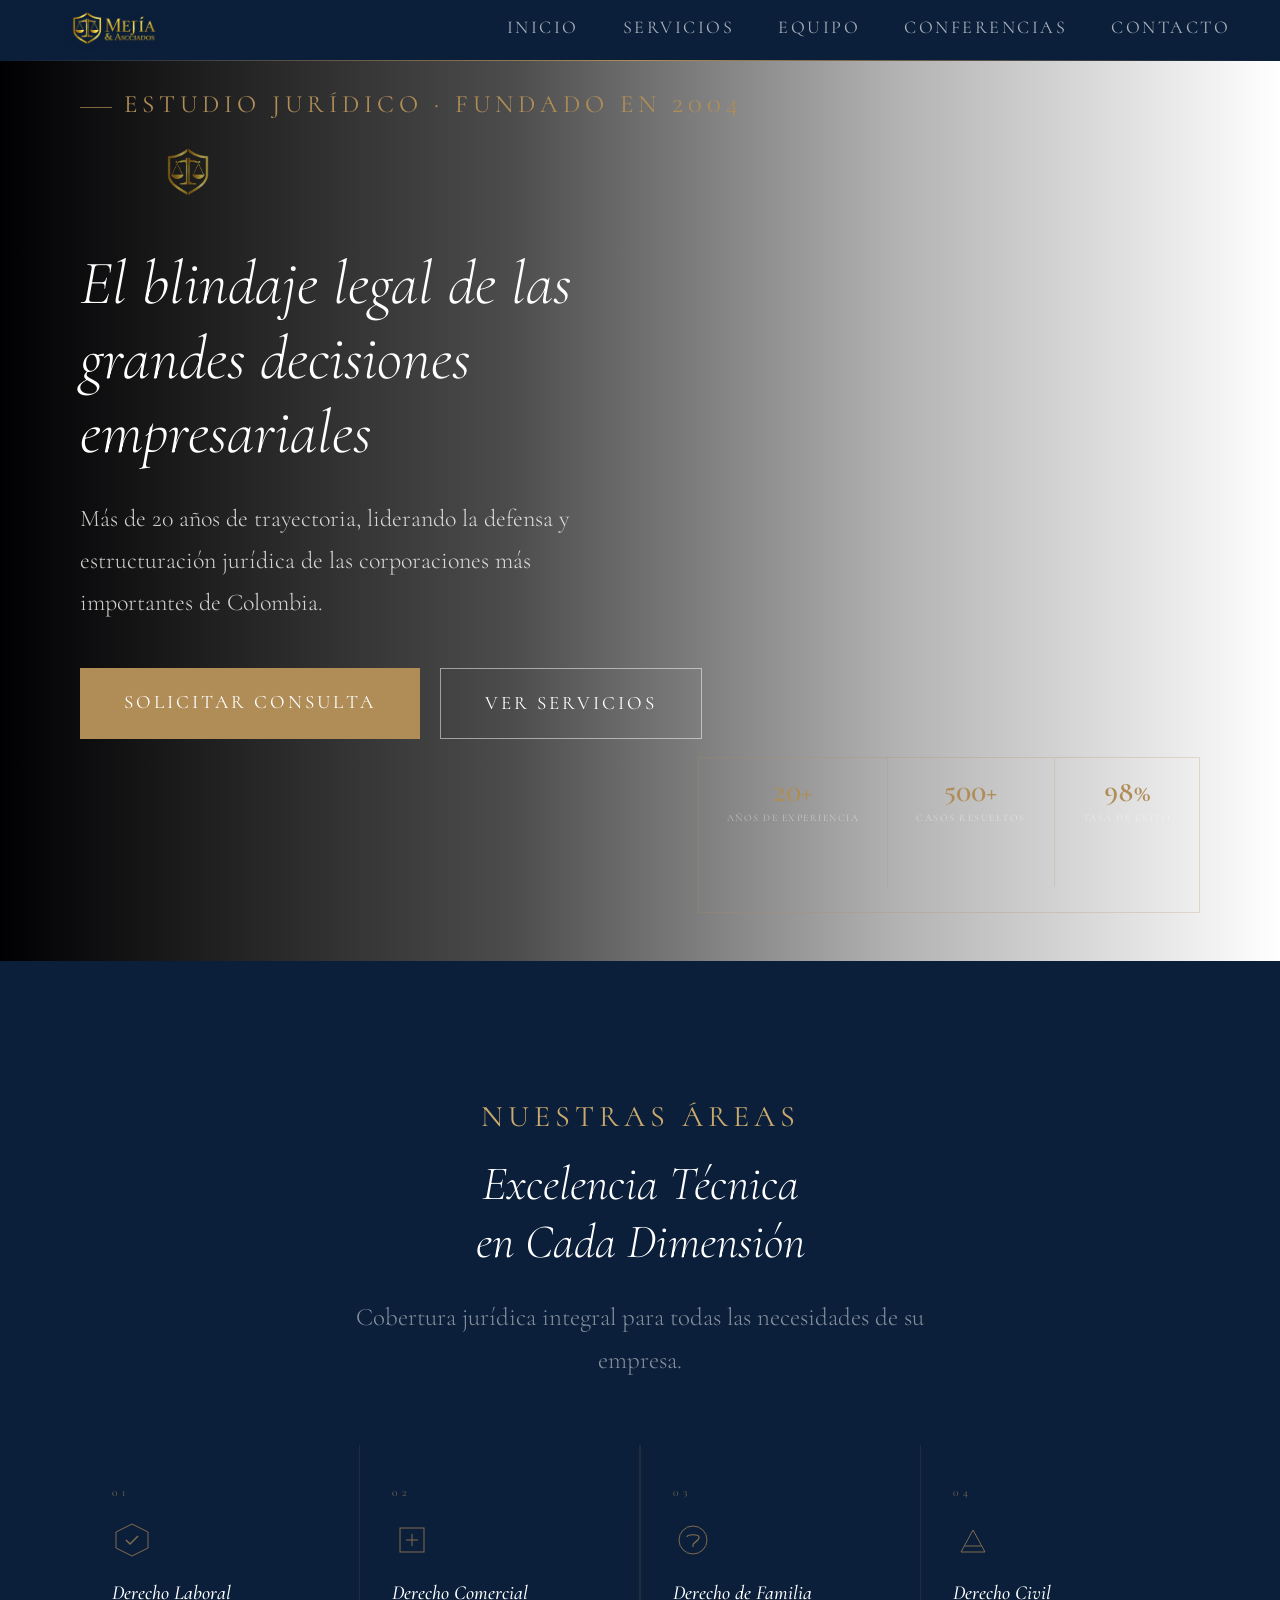
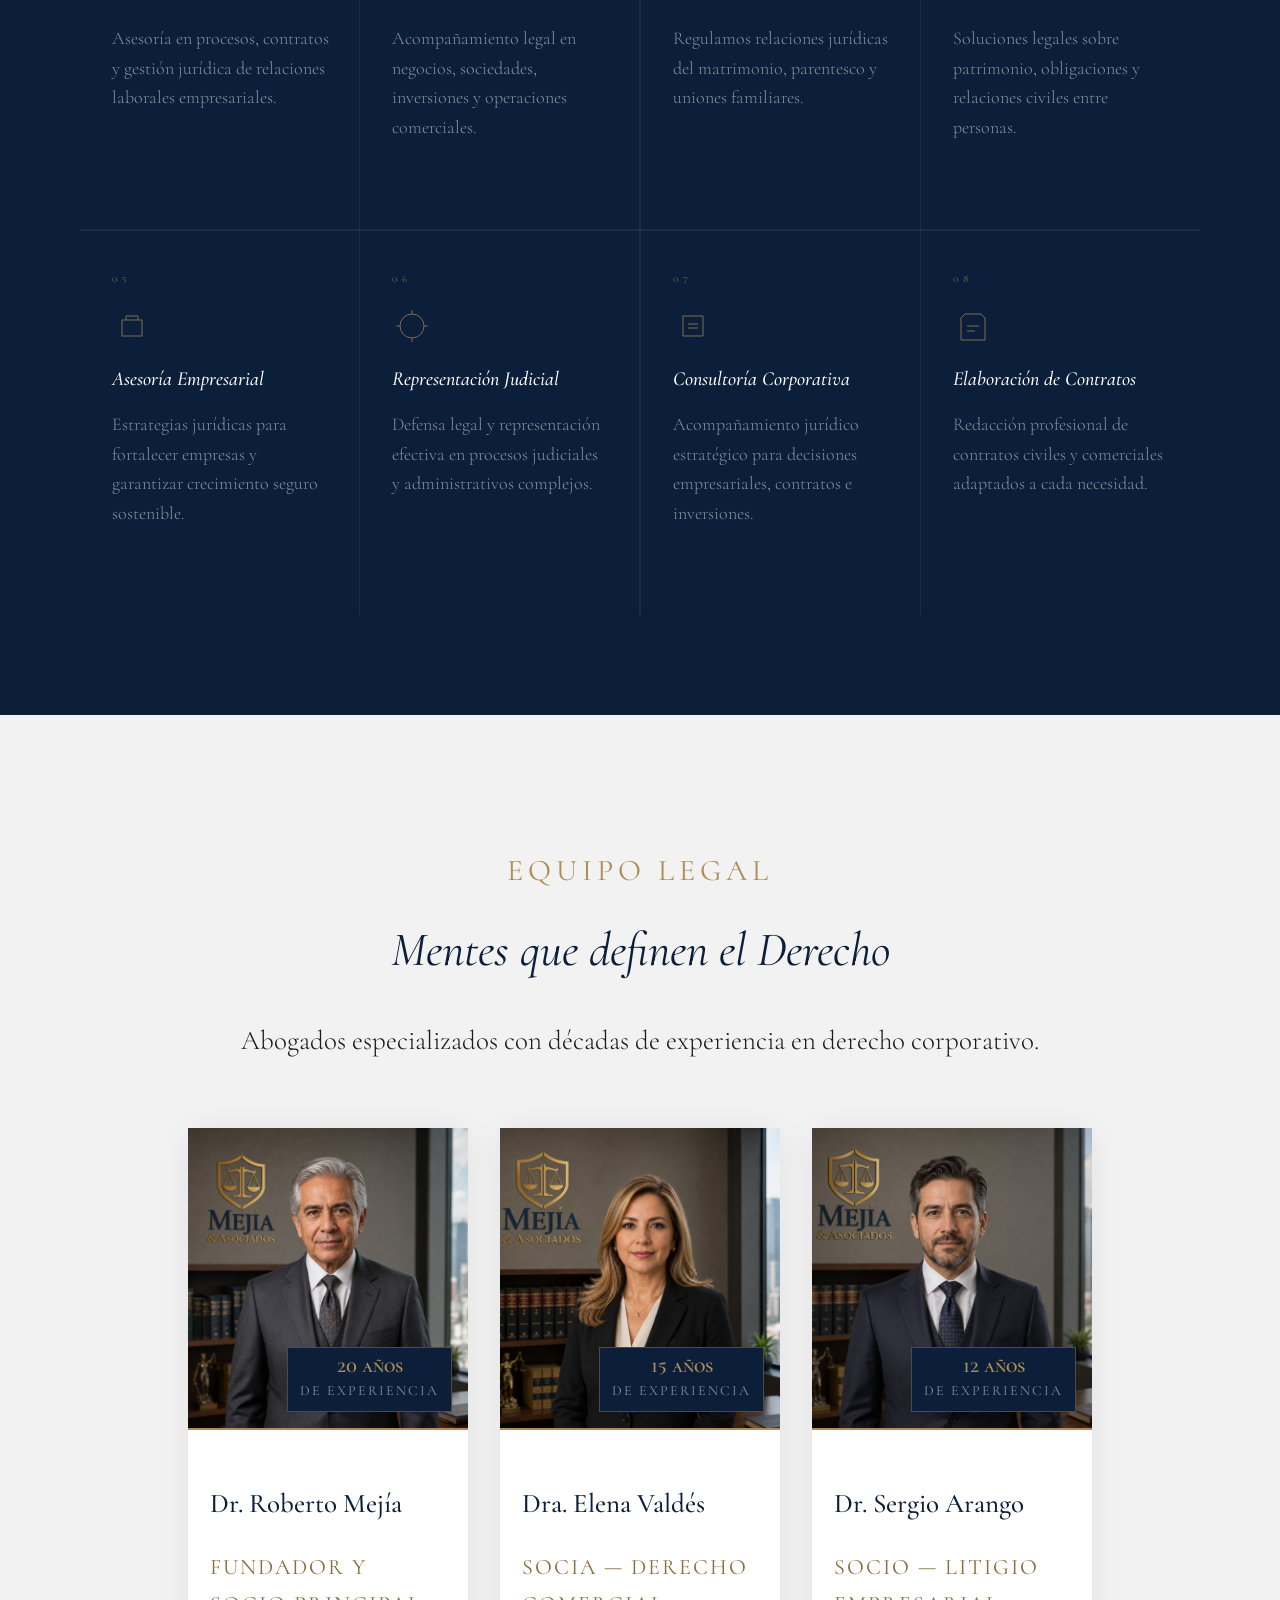
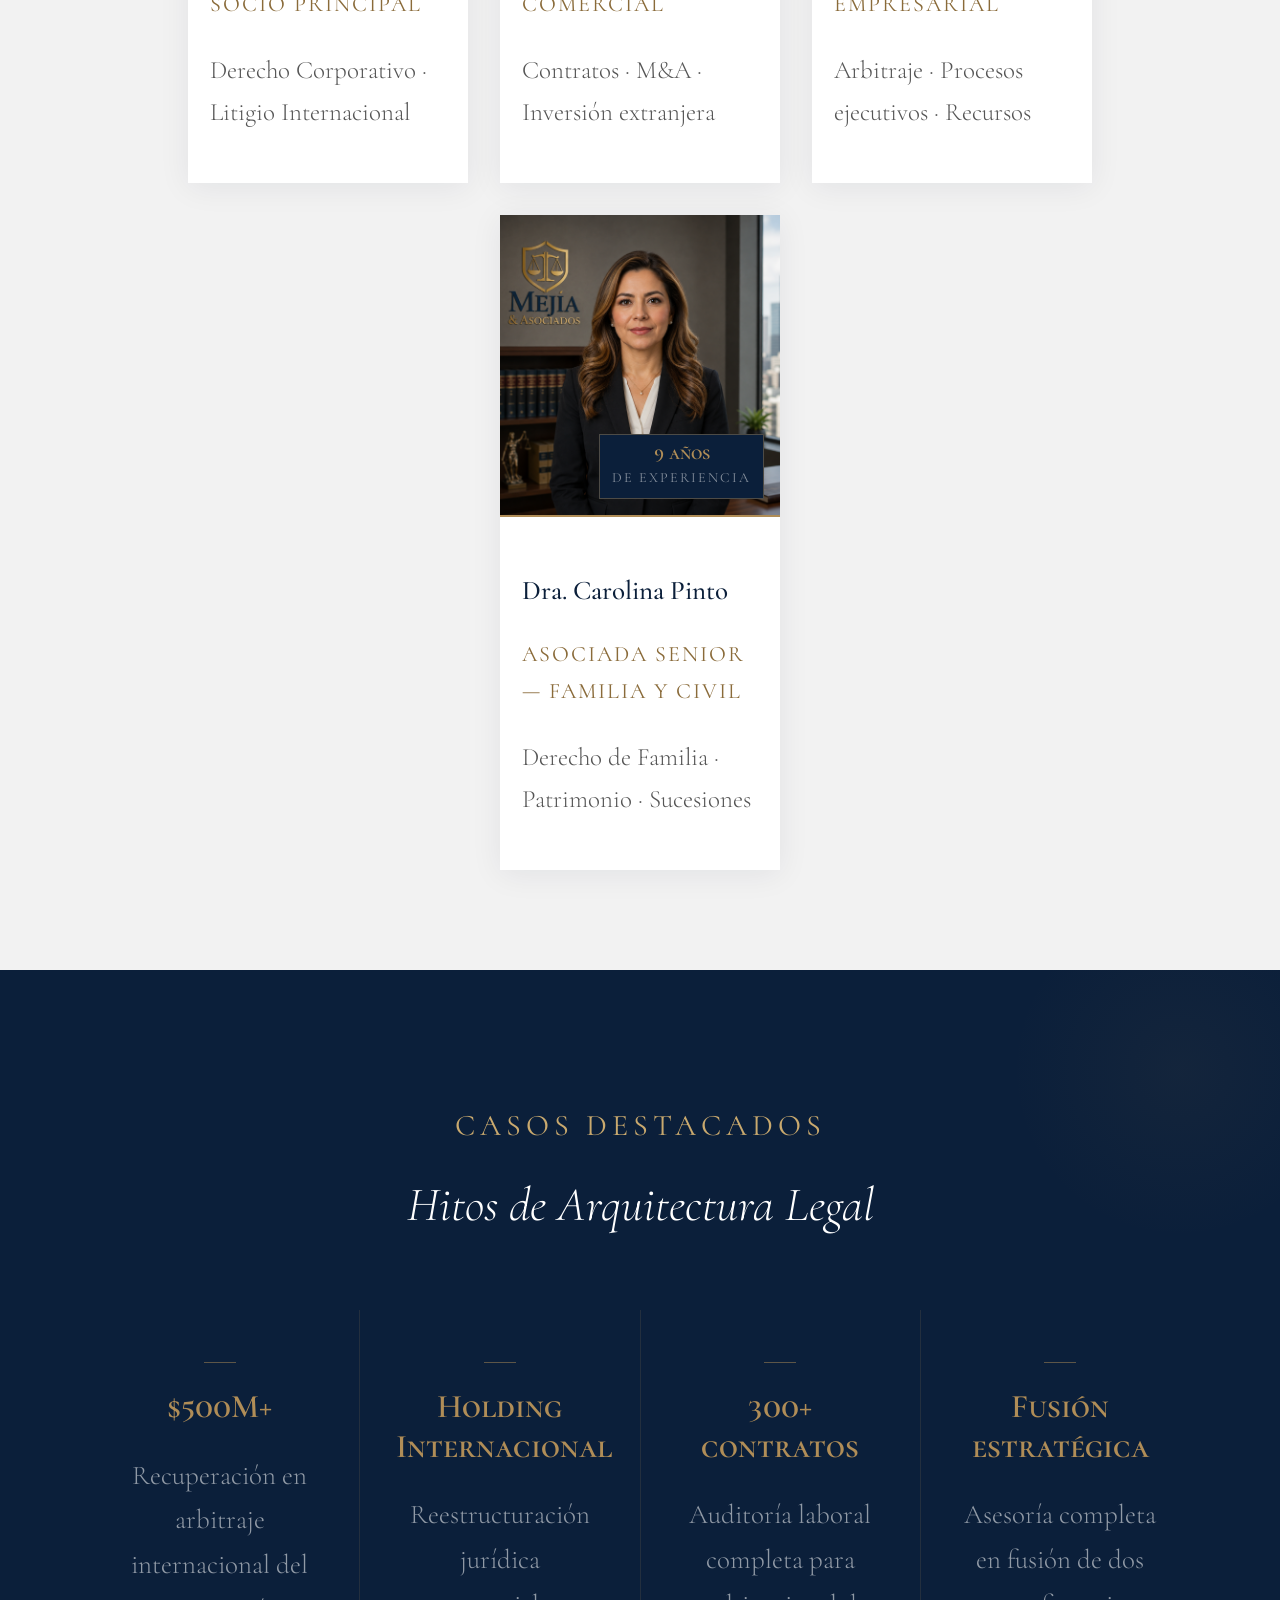
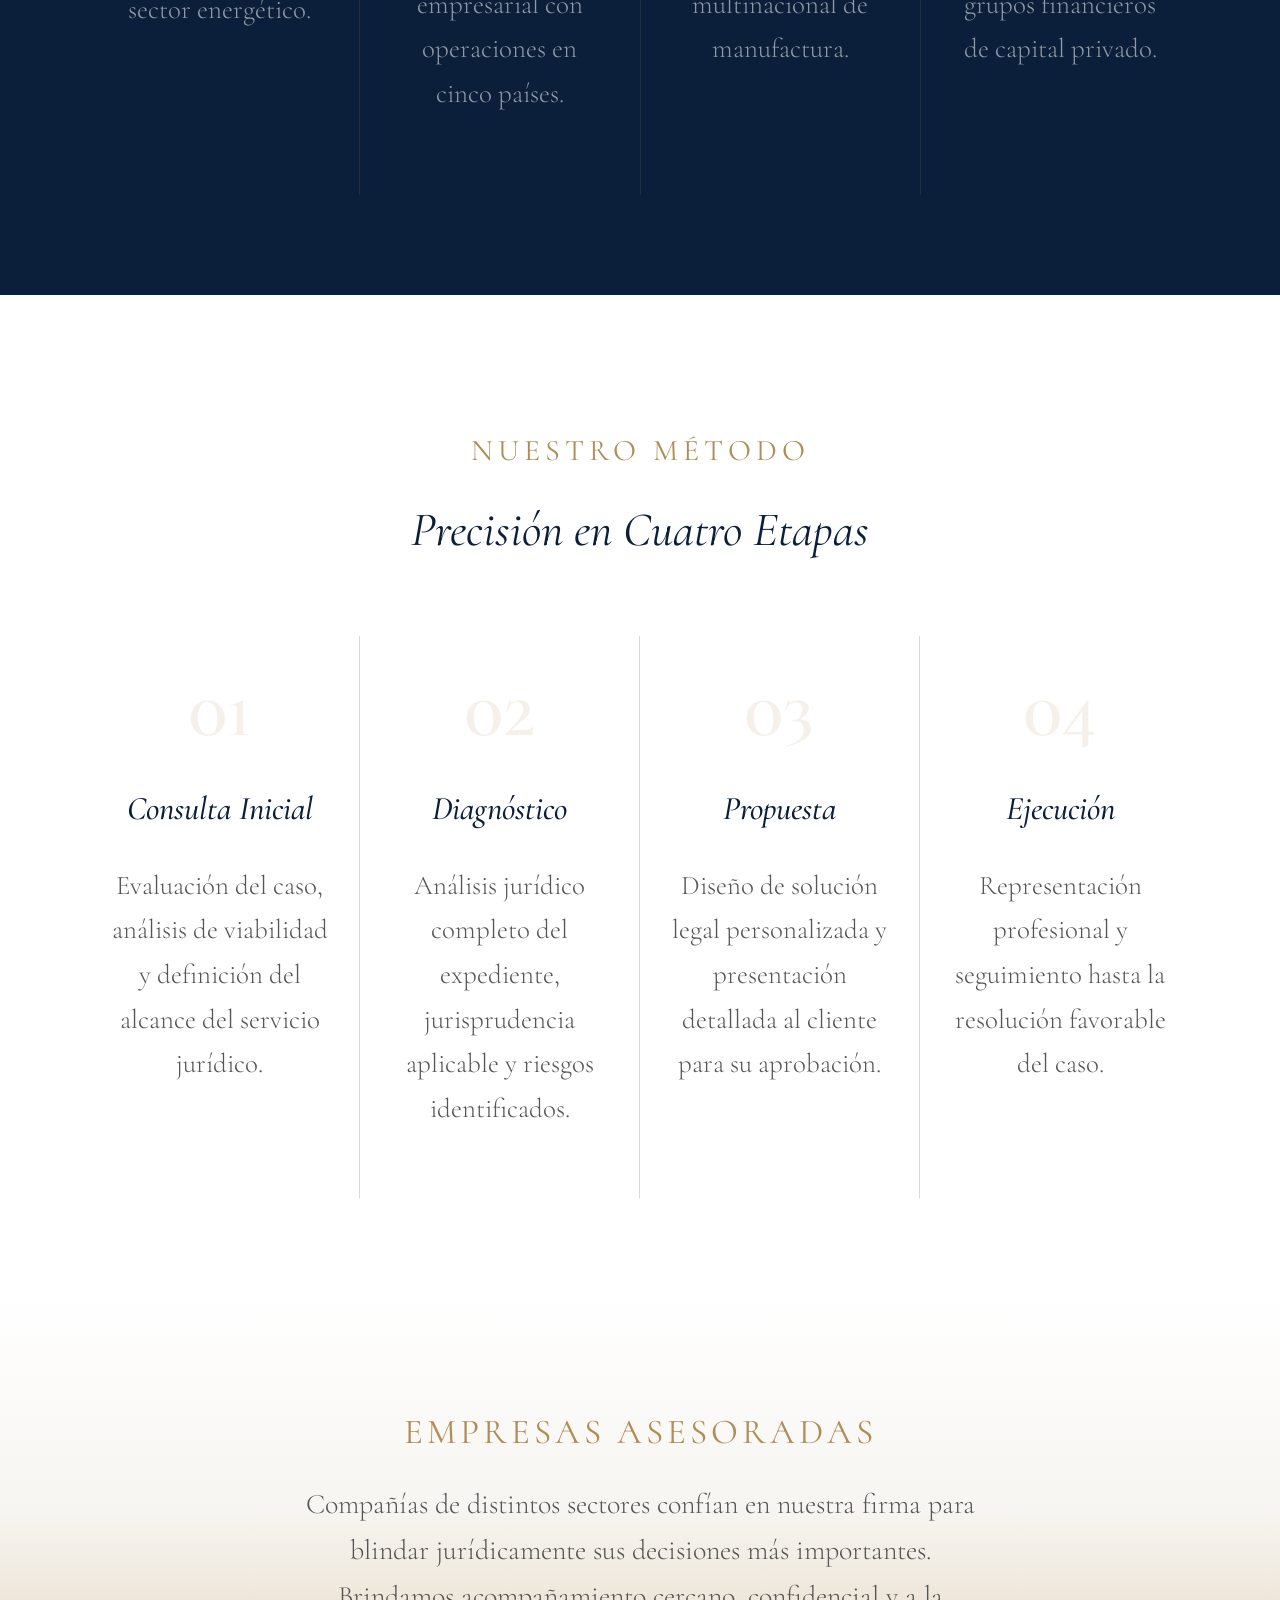
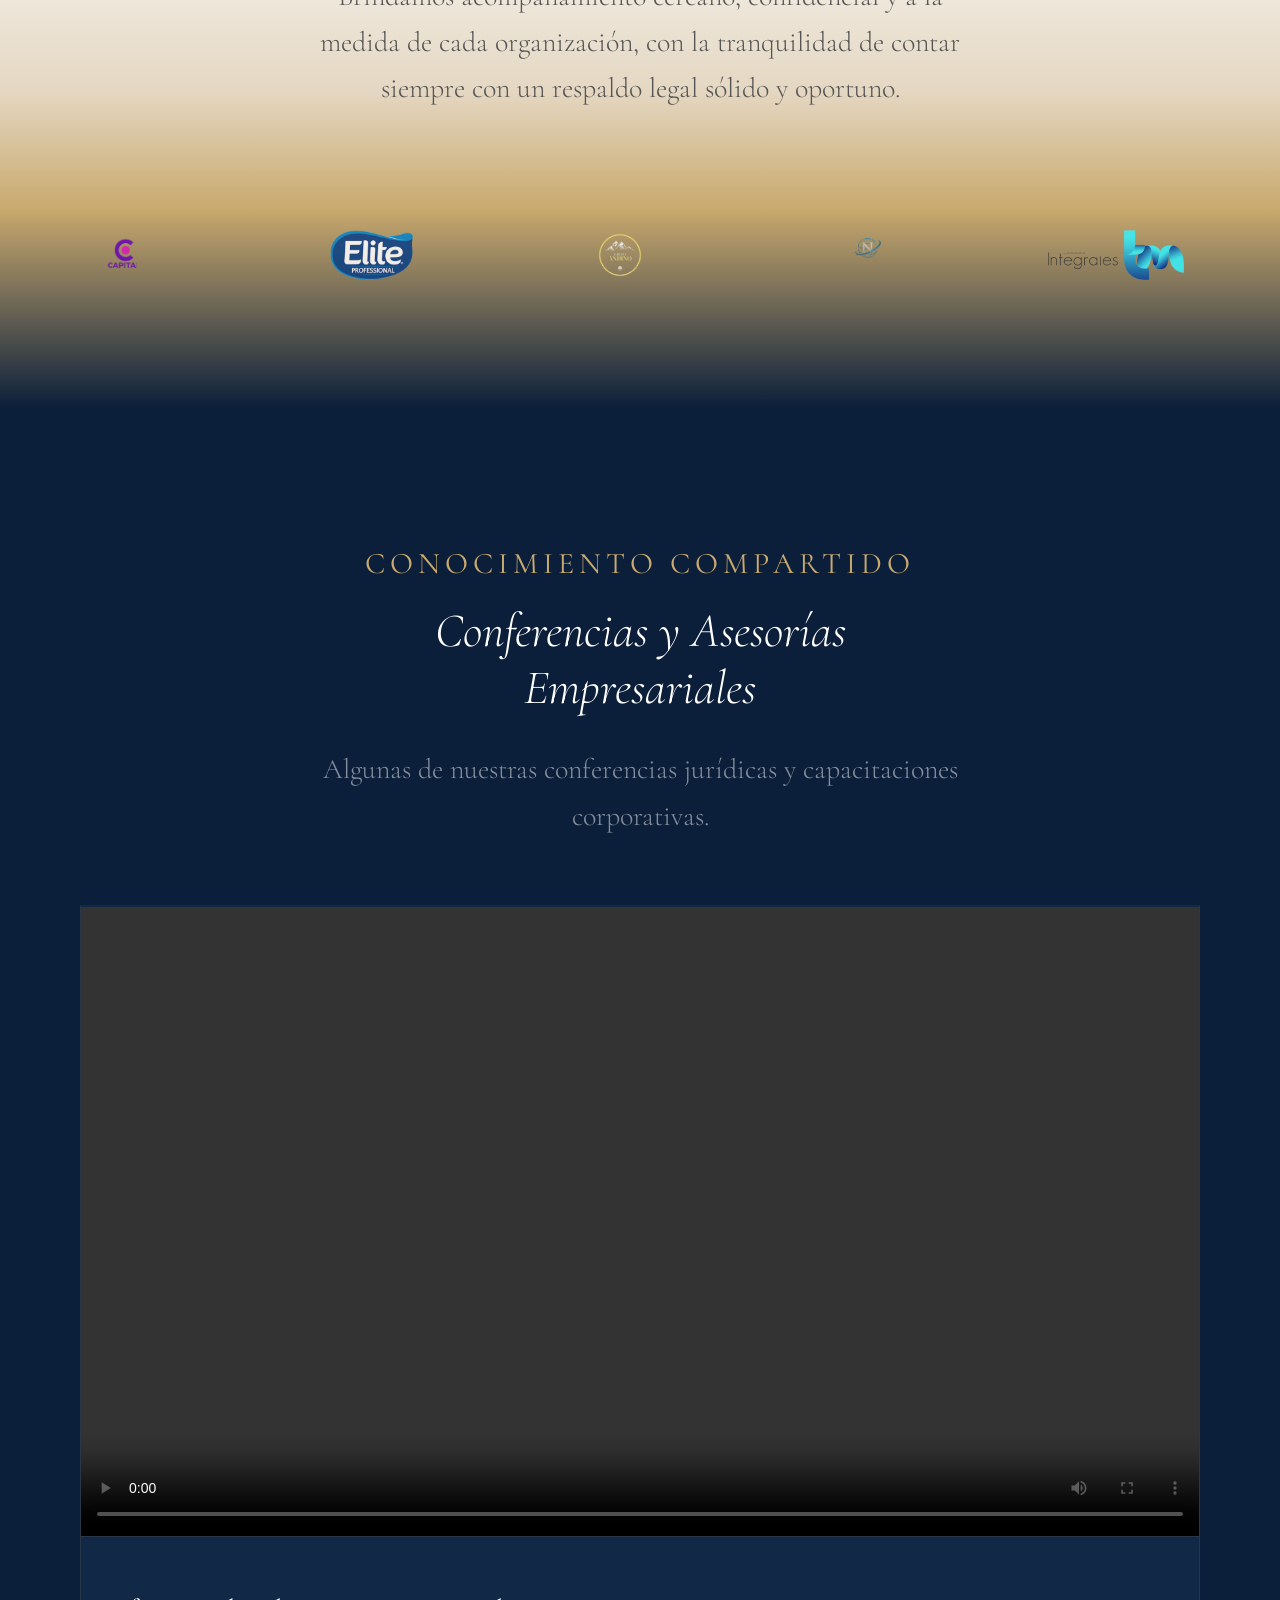
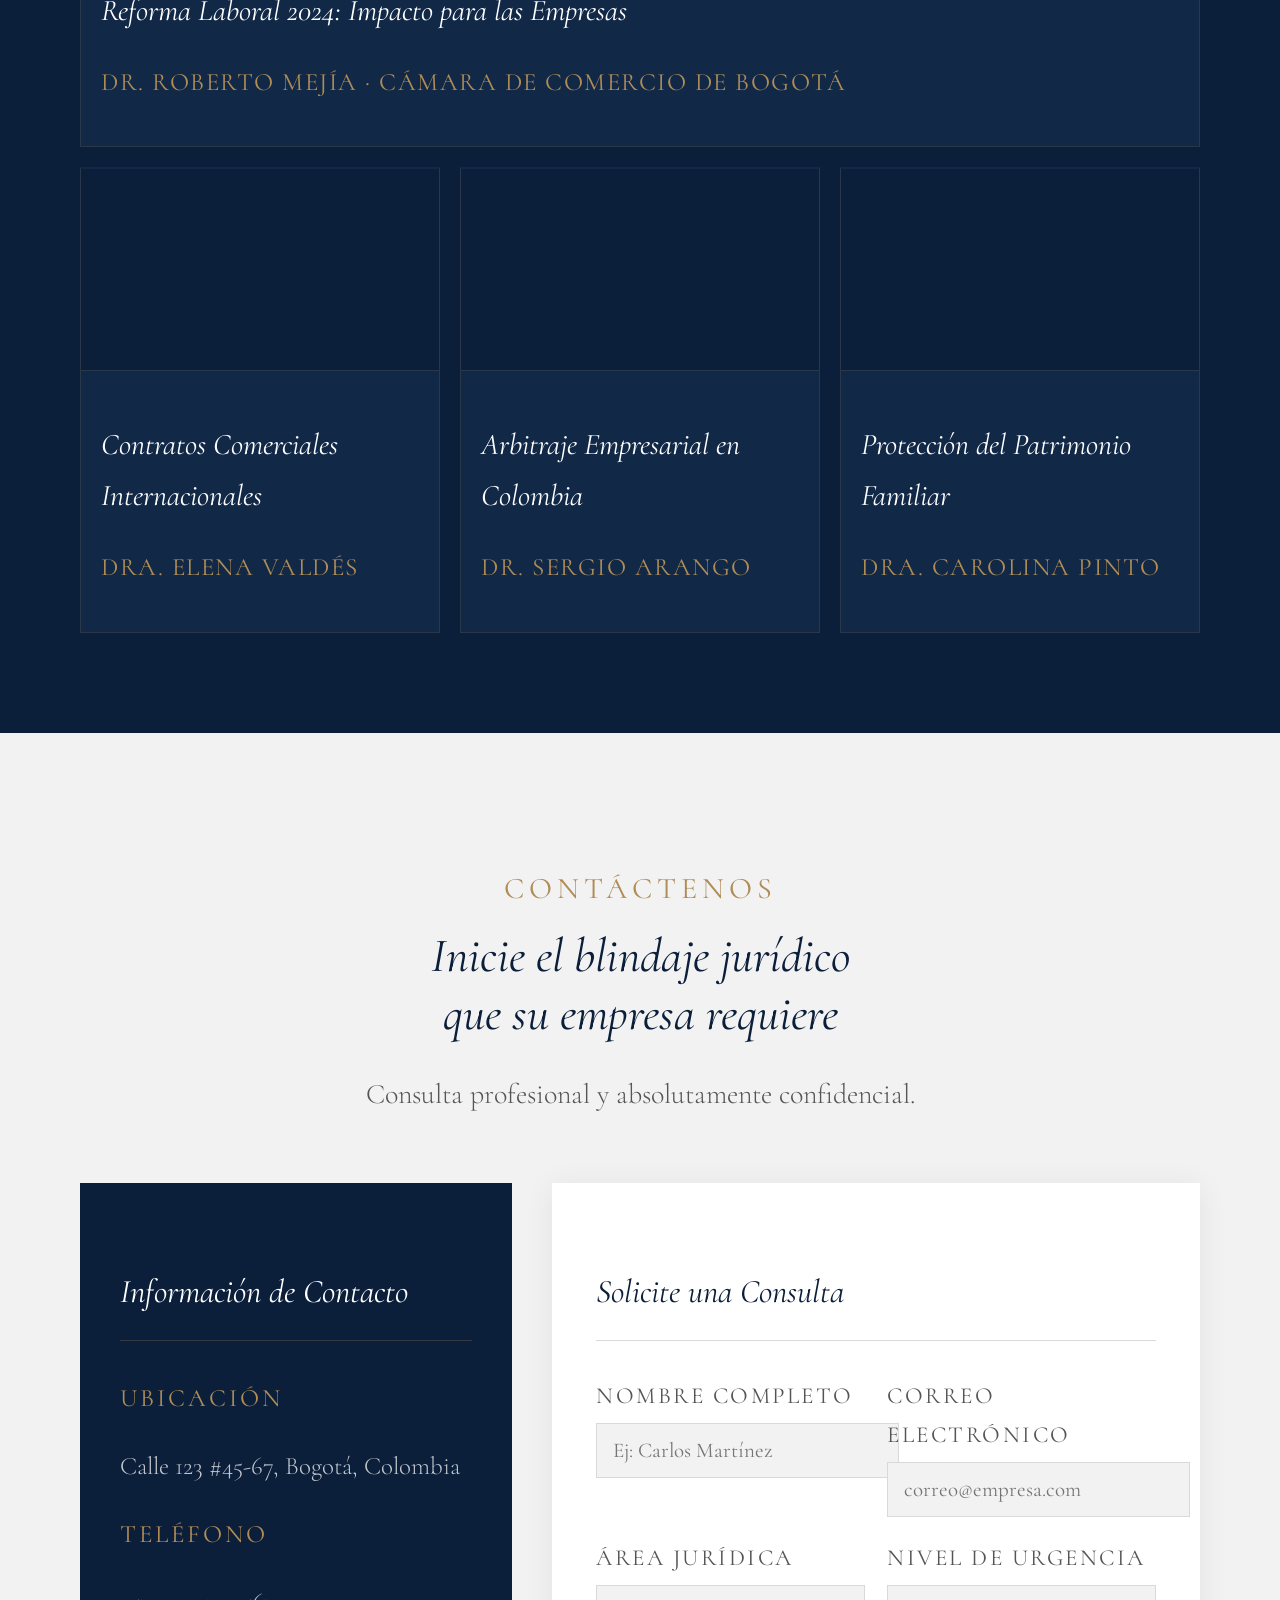
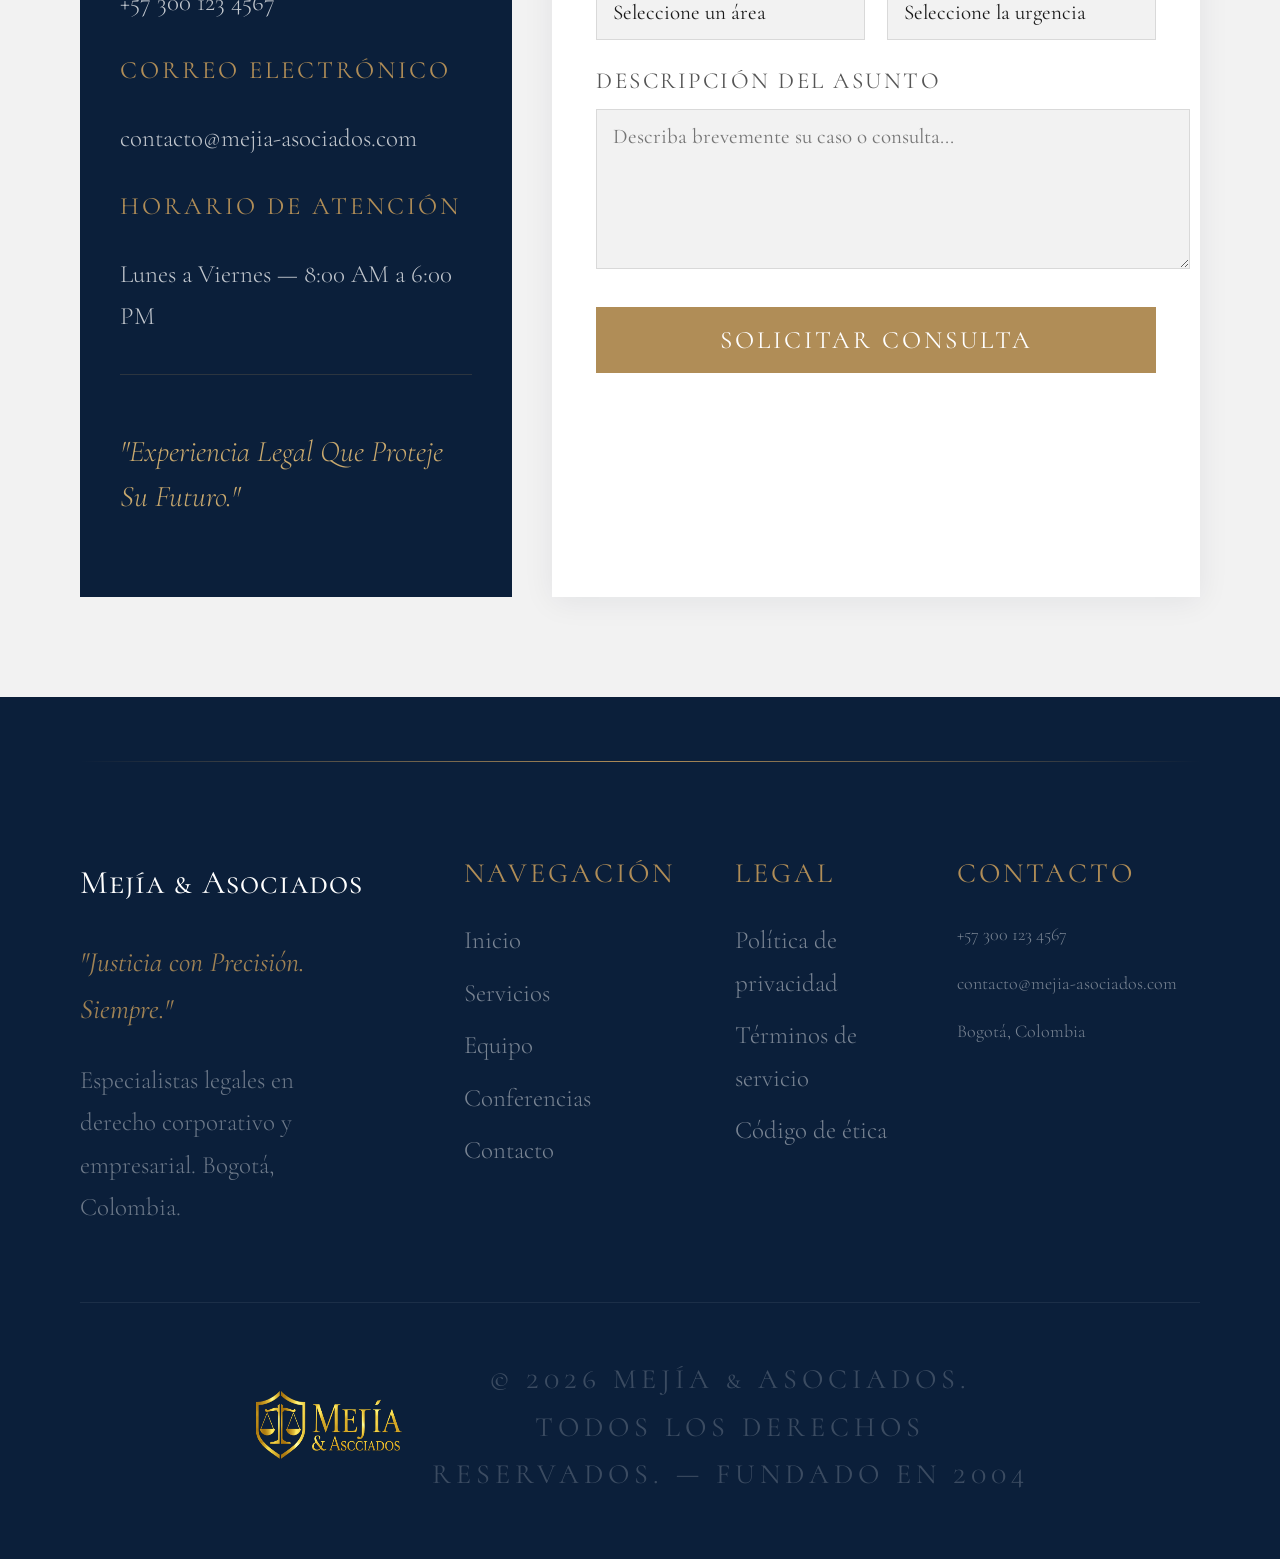
<file: Abogados-main/brief.html>
<!DOCTYPE html>
<html lang="es">
<head>
    <meta charset="UTF-8">
    <meta name="viewport" content="width=device-width, initial-scale=1.0">
    <title>Mejía & Asociados — Estudio Jurídico</title>
    <link rel="stylesheet" href="style.css">
    <link rel="preconnect" href="https://fonts.googleapis.com">
    <link href="https://fonts.googleapis.com/css2?family=Cormorant+Garamond:ital,wght@0,300;0,400;0,500;0,600;0,700;1,300;1,400&family=Cormorant+SC:wght@300;400;500;600&display=swap" rel="stylesheet">
</head>
<body>


    <!--!SECCIÓN 1: ENCABEZADO
                    <!--*       Barra de navegación superior con logo y menú.
                    <!--*       El menú hamburguesa funciona con checkbox + label -->
    <header class="encabezado" id="inicio">

        <div class="encabezado__marca">
            <img class="encabezado__logo-banner"
                src="./img/logomj.png"
                alt="Mejía & Asociados">
        </div>

        <nav class="encabezado__nav" id="navegacion" role="navigation" aria-label="Navegación principal">
            <a class="enlace-nav" href="#inicio">Inicio</a>
            <a class="enlace-nav" href="#areas">Servicios</a>
            <a class="enlace-nav" href="#equipo">Equipo</a>
            <a class="enlace-nav" href="#conferencias">Conferencias</a>
            <a class="enlace-nav" href="#contacto">Contacto</a>
        </nav>

        <input type="checkbox" id="menu-activo" class="menu-activo" aria-hidden="true">
        <label for="menu-activo" class="menu-hamburguesa" aria-label="Abrir menú">
            <span></span><span></span><span></span>
        </label>

    </header>


    <!--!SECCIÓN 2: HERO / INICIO
            <!--*   Video de fondo + contenido + métricas flotantes.
            <!--*   Orden de capas (de fondo a frente):
            <!--*       1. video-fondo
            <!--*       2. degradado negro
            <!--*       3. patrón de puntos
            <!--*       4. contenido (título + botones)
            <!--*       5. métricas flotantes-->
    <section class="inicio" id="hero">

        <div class="inicio__contenedor-video">
            <video autoplay muted loop playsinline class="inicio__video-fondo">
                <source src="https://dl.dropbox.com/scl/fi/7dvm16bgu7j31hagz6p38/INTRODUCION.mp4?rlkey=zxrcnvhyy67lka468pvtw8rt9&st=ph2h5szb&dl=0" type="video/mp4">
            </video>
            <div class="inicio__degradado" aria-hidden="true"></div>
        </div>

        <div class="inicio__contenido">
            <span class="inicio__etiqueta">Estudio Jurídico · Fundado en 2004</span>

            <div class="inicio__banner" aria-hidden="true">
                <span class="banner-linea"></span>
                <img src="./img/icono_logo.png" alt="Logo Mejía & Asociados" class="inicio__logo">
                <span class="banner-linea"></span>
            </div>

            <h1 class="inicio__titulo">
                El blindaje legal de las<br>
                grandes decisiones<br>
                empresariales
            </h1>

            <p class="inicio__descripcion">
                Más de 20 años de trayectoria, liderando la defensa y estructuración
                jurídica de las corporaciones más importantes de Colombia.
            </p>

            <div class="inicio__botones">
                <a class="boton-principal" href="#contacto">Solicitar Consulta</a>
                <a class="boton-secundario" href="#areas">Ver Servicios</a>
            </div>
        </div>

        <div class="inicio__metricas" aria-hidden="true">
            <div class="inicio__metrica">
                <span class="inicio__metrica-numero">20+</span>
                <span class="inicio__metrica-texto">Años de experiencia</span>
            </div>
            <div class="inicio__metrica">
                <span class="inicio__metrica-numero">500+</span>
                <span class="inicio__metrica-texto">Casos resueltos</span>
            </div>
            <div class="inicio__metrica">
                <span class="inicio__metrica-numero">98%</span>
                <span class="inicio__metrica-texto">Tasa de éxito</span>
            </div>
        </div>

    </section>


    <!--!SECCIÓN 3: ÁREAS DE PRÁCTICA
        8 tarjetas en grid de 4 columnas.
        Los íconos son SVG inline (sin imágenes externas).
        -->
    <section class="areas" id="areas">

        <div class="areas__encabezado">
            <p class="etiqueta-seccion etiqueta-seccion--clara">Nuestras Áreas</p>
            <h2 class="areas__titulo">Excelencia Técnica<br>en Cada Dimensión</h2>
            <p class="areas__subtitulo">Cobertura jurídica integral para todas las necesidades de su empresa.</p>
        </div>

        <div class="areas__cuadricula">

            <article class="tarjeta-area">
                <span class="tarjeta-area__numero">01</span>
                <div class="tarjeta-area__icono" aria-hidden="true">
                    <svg viewBox="0 0 40 40" xmlns="http://www.w3.org/2000/svg">
                        <path d="M20 4 L36 12 L36 28 L20 36 L4 28 L4 12 Z" fill="none" stroke="#B08D57" stroke-width="1"/>
                        <path d="M14 20 L18 24 L26 16" fill="none" stroke="#B08D57" stroke-width="1.5"/>
                    </svg>
                </div>
                <h3 class="tarjeta-area__nombre">Derecho Laboral</h3>
                <p class="tarjeta-area__descripcion">Asesoría en procesos, contratos y gestión jurídica de relaciones laborales empresariales.</p>
                <span class="tarjeta-area__mas" aria-hidden="true">→
                    <span class="precio_area">$500.000</span>
                </span>
        
            </article>

            <article class="tarjeta-area">
                <span class="tarjeta-area__numero">02</span>
                <div class="tarjeta-area__icono" aria-hidden="true">
                    <svg viewBox="0 0 40 40" xmlns="http://www.w3.org/2000/svg">
                        <rect x="8" y="8" width="24" height="24" fill="none" stroke="#B08D57" stroke-width="1"/>
                        <line x1="14" y1="20" x2="26" y2="20" stroke="#B08D57" stroke-width="1"/>
                        <line x1="20" y1="14" x2="20" y2="26" stroke="#B08D57" stroke-width="1"/>
                    </svg>
                </div>
                <h3 class="tarjeta-area__nombre">Derecho Comercial</h3>
                <p class="tarjeta-area__descripcion">Acompañamiento legal en negocios, sociedades, inversiones y operaciones comerciales.</p>
                <span class="tarjeta-area__mas" aria-hidden="true">→
                        <span>$700.000</span>
                </span>
                
            </article>

            <article class="tarjeta-area">
                <span class="tarjeta-area__numero">03</span>
                <div class="tarjeta-area__icono" aria-hidden="true">
                    <svg viewBox="0 0 40 40" xmlns="http://www.w3.org/2000/svg">
                        <circle cx="20" cy="20" r="14" fill="none" stroke="#B08D57" stroke-width="1"/>
                        <path d="M14 17 C14 14 26 14 26 17 C26 22 20 22 20 25 L20 27" fill="none" stroke="#B08D57" stroke-width="1.2"/>
                    </svg>
                </div>
                <h3 class="tarjeta-area__nombre">Derecho de Familia</h3>
                <p class="tarjeta-area__descripcion">Regulamos relaciones jurídicas del matrimonio, parentesco y uniones familiares.</p>
                <span class="tarjeta-area__mas" aria-hidden="true">→
                        <span class="precio_area">$400.000</span>
                </span>
            </article>

            <article class="tarjeta-area">
                <span class="tarjeta-area__numero">04</span>
                <div class="tarjeta-area__icono" aria-hidden="true">
                    <svg viewBox="0 0 40 40" xmlns="http://www.w3.org/2000/svg">
                        <path d="M8 32 L20 10 L32 32 Z" fill="none" stroke="#B08D57" stroke-width="1"/>
                        <line x1="12" y1="26" x2="28" y2="26" stroke="#B08D57" stroke-width="1"/>
                    </svg>
                </div>
                <h3 class="tarjeta-area__nombre">Derecho Civil</h3>
                <p class="tarjeta-area__descripcion">Soluciones legales sobre patrimonio, obligaciones y relaciones civiles entre personas.</p>
                <span class="tarjeta-area__mas" aria-hidden="true">→
                    <span class="precio_area">$450.000</span>
                </span>
                
            </article>

            <article class="tarjeta-area">
                <span class="tarjeta-area__numero">05</span>
                <div class="tarjeta-area__icono" aria-hidden="true">
                    <svg viewBox="0 0 40 40" xmlns="http://www.w3.org/2000/svg">
                        <rect x="10" y="14" width="20" height="16" fill="none" stroke="#B08D57" stroke-width="1"/>
                        <path d="M14 14 L14 10 L26 10 L26 14" fill="none" stroke="#B08D57" stroke-width="1"/>
                    </svg>
                </div>
                <h3 class="tarjeta-area__nombre">Asesoría Empresarial</h3>
                <p class="tarjeta-area__descripcion">Estrategias jurídicas para fortalecer empresas y garantizar crecimiento seguro sostenible.</p>
                <span class="tarjeta-area__mas" aria-hidden="true">→
                    <span class="precio_area">$900.000</span>
                </span>
                
            </article>

            <article class="tarjeta-area">
                <span class="tarjeta-area__numero">06</span>
                <div class="tarjeta-area__icono" aria-hidden="true">
                    <svg viewBox="0 0 40 40" xmlns="http://www.w3.org/2000/svg">
                        <circle cx="20" cy="20" r="12" fill="none" stroke="#B08D57" stroke-width="1"/>
                        <path d="M20 8 L20 4 M32 20 L36 20 M20 32 L20 36 M8 20 L4 20" stroke="#B08D57" stroke-width="1"/>
                    </svg>
                </div>
                <h3 class="tarjeta-area__nombre">Representación Judicial</h3>
                <p class="tarjeta-area__descripcion">Defensa legal y representación efectiva en procesos judiciales y administrativos complejos.</p>
                <span class="tarjeta-area__mas" aria-hidden="true">→
                    <span class="precio_area">$1.2000.000</span>
                </span>
                    
            </article>

            <article class="tarjeta-area">
                <span class="tarjeta-area__numero">07</span>
                <div class="tarjeta-area__icono" aria-hidden="true">
                    <svg viewBox="0 0 40 40" xmlns="http://www.w3.org/2000/svg">
                        <path d="M10 10 L30 10 L30 30 L10 30 Z" fill="none" stroke="#B08D57" stroke-width="1"/>
                        <line x1="15" y1="18" x2="25" y2="18" stroke="#B08D57" stroke-width="1"/>
                        <line x1="15" y1="22" x2="25" y2="22" stroke="#B08D57" stroke-width="1"/>
                    </svg>
                </div>
                <h3 class="tarjeta-area__nombre">Consultoría Corporativa</h3>
                <p class="tarjeta-area__descripcion">Acompañamiento jurídico estratégico para decisiones empresariales, contratos e inversiones.</p>
                <span class="tarjeta-area__mas" aria-hidden="true">→
                    <span class="precio_area">$1.500.000</span>
                </span>
                
            </article>

            <article class="tarjeta-area">
                <span class="tarjeta-area__numero">08</span>
                <div class="tarjeta-area__icono" aria-hidden="true">
                    <svg viewBox="0 0 40 40" xmlns="http://www.w3.org/2000/svg">
                        <path d="M12 8 L28 8 L32 12 L32 34 L8 34 L8 12 Z" fill="none" stroke="#B08D57" stroke-width="1"/>
                        <line x1="14" y1="20" x2="26" y2="20" stroke="#B08D57" stroke-width="1"/>
                        <line x1="14" y1="25" x2="22" y2="25" stroke="#B08D57" stroke-width="1"/>
                    </svg>
                </div>
                <h3 class="tarjeta-area__nombre">Elaboración de Contratos</h3>
                <p class="tarjeta-area__descripcion">Redacción profesional de contratos civiles y comerciales adaptados a cada necesidad.</p>
                <span class="tarjeta-area__mas" aria-hidden="true">→
                    <span class="precio_area">$350.000</span>
                </span>
                
            </article>

        </div>

    </section>


    <!--!SECCIÓN 4: EQUIPO LEGAL
        <!--*       4 tarjetas de abogados con foto, nombre, cargo y especialidad.
        <!--*       Técnica: Grid de 1 celda en la imagen para superponer capas
        <!--*       (texto de fondo ::before, foto, velo, badge de años)
        
        -->
    <section class="equipo" id="equipo">

        <div class="equipo__encabezado">
            <p class="etiqueta-seccion">Equipo Legal</p>
            <h2 class="equipo__titulo">Mentes que definen el Derecho</h2>
            <p class="equipo__subtitulo">Abogados especializados con décadas de experiencia en derecho corporativo.</p>
        </div>

        <div class="equipo__cuadricula">

            <article class="tarjeta-abogado">
                <div class="tarjeta-abogado__imagen-contenedor">
                    <img src="./img/brief_img/roberto_mejia.png" alt="Dr. Roberto Mejía" class="tarjeta-abogado__imagen">
                    <div class="tarjeta-abogado__velo" aria-hidden="true"></div>
                    <div class="tarjeta-abogado__anios">
                        <span>20 años</span>
                        <small>de experiencia</small>
                    </div>
                </div>
                <div class="tarjeta-abogado__info">
                    <h3 class="tarjeta-abogado__nombre">Dr. Roberto Mejía</h3>
                    <p class="tarjeta-abogado__cargo">Fundador y Socio Principal</p>
                    <p class="tarjeta-abogado__especialidad">Derecho Corporativo · Litigio Internacional</p>
                </div>
            </article>

            <article class="tarjeta-abogado">
                <div class="tarjeta-abogado__imagen-contenedor">
                    <img src="./img/brief_img/elena_valdes.png" alt="Dra. Elena Valdés" class="tarjeta-abogado__imagen">
                    <div class="tarjeta-abogado__velo" aria-hidden="true"></div>
                    <div class="tarjeta-abogado__anios">
                        <span>15 años</span>
                        <small>de experiencia</small>
                    </div>
                </div>
                <div class="tarjeta-abogado__info">
                    <h3 class="tarjeta-abogado__nombre">Dra. Elena Valdés</h3>
                    <p class="tarjeta-abogado__cargo">Socia — Derecho Comercial</p>
                    <p class="tarjeta-abogado__especialidad">Contratos · M&A · Inversión extranjera</p>
                </div>
            </article>

            <article class="tarjeta-abogado">
                <div class="tarjeta-abogado__imagen-contenedor">
                    <img src="./img/brief_img/sergio_arango.png" alt="Dr. Sergio Arango" class="tarjeta-abogado__imagen">
                    <div class="tarjeta-abogado__velo" aria-hidden="true"></div>
                    <div class="tarjeta-abogado__anios">
                        <span>12 años</span>
                        <small>de experiencia</small>
                    </div>
                </div>
                <div class="tarjeta-abogado__info">
                    <h3 class="tarjeta-abogado__nombre">Dr. Sergio Arango</h3>
                    <p class="tarjeta-abogado__cargo">Socio — Litigio Empresarial</p>
                    <p class="tarjeta-abogado__especialidad">Arbitraje · Procesos ejecutivos · Recursos</p>
                </div>
            </article>

            <article class="tarjeta-abogado">
                <div class="tarjeta-abogado__imagen-contenedor">
                    <img src="./img/brief_img/carolina_pinto.png" alt="Dra. Carolina Pinto" class="tarjeta-abogado__imagen">
                    <div class="tarjeta-abogado__velo" aria-hidden="true"></div>
                    <div class="tarjeta-abogado__anios">
                        <span>9 años</span>
                        <small>de experiencia</small>
                    </div>
                </div>
                <div class="tarjeta-abogado__info">
                    <h3 class="tarjeta-abogado__nombre">Dra. Carolina Pinto</h3>
                    <p class="tarjeta-abogado__cargo">Asociada Senior — Familia y Civil</p>
                    <p class="tarjeta-abogado__especialidad">Derecho de Familia · Patrimonio · Sucesiones</p>
                </div>
            </article>

        </div>

    </section>


    <!--!SECCIÓN 5: HITOS / CASOS DESTACADOS
        <!--*        4 tarjetas de casos de éxito (sin nombres reales).
        <!--*        Grid de 4 columnas con separadores dorados.-->
    <section class="hitos" id="hitos">

        <div class="hitos__encabezado">
            <p class="etiqueta-seccion etiqueta-seccion--clara">Casos Destacados</p>
            <h2 class="hitos__titulo">Hitos de Arquitectura Legal</h2>
        </div>

        <div class="hitos__cuadricula">

            <article class="tarjeta-hito">
                <div class="tarjeta-hito__ornamento" aria-hidden="true"></div>
                <span class="tarjeta-hito__cifra">$500M+</span>
                <p class="tarjeta-hito__descripcion">Recuperación en arbitraje internacional del sector energético.</p>
            </article>

            <article class="tarjeta-hito">
                <div class="tarjeta-hito__ornamento" aria-hidden="true"></div>
                <span class="tarjeta-hito__cifra">Holding Internacional</span>
                <p class="tarjeta-hito__descripcion">Reestructuración jurídica empresarial con operaciones en cinco países.</p>
            </article>

            <article class="tarjeta-hito">
                <div class="tarjeta-hito__ornamento" aria-hidden="true"></div>
                <span class="tarjeta-hito__cifra">300+ contratos</span>
                <p class="tarjeta-hito__descripcion">Auditoría laboral completa para multinacional de manufactura.</p>
            </article>

            <article class="tarjeta-hito">
                <div class="tarjeta-hito__ornamento" aria-hidden="true"></div>
                <span class="tarjeta-hito__cifra">Fusión estratégica</span>
                <p class="tarjeta-hito__descripcion">Asesoría completa en fusión de dos grupos financieros de capital privado.</p>
            </article>

        </div>

    </section>


    <!--!SECCIÓN 6: NUESTRO MÉTODO
        <!--*        4 pasos del proceso jurídico en grid de 4 columnas.
        <!--*        Los pasos se separan con border-right (no gap).-->
    <section class="metodo" id="metodo">

        <div class="metodo__encabezado">
            <p class="etiqueta-seccion">Nuestro Método</p>
            <h2 class="metodo__titulo">Precisión en Cuatro Etapas</h2>
        </div>

        <div class="metodo__pasos">

            <article class="paso">
                <div class="paso__numero" aria-hidden="true">01</div>
                <h3 class="paso__nombre">Consulta Inicial</h3>
                <p class="paso__descripcion">Evaluación del caso, análisis de viabilidad y definición del alcance del servicio jurídico.</p>
            </article>

            <article class="paso">
                <div class="paso__numero" aria-hidden="true">02</div>
                <h3 class="paso__nombre">Diagnóstico</h3>
                <p class="paso__descripcion">Análisis jurídico completo del expediente, jurisprudencia aplicable y riesgos identificados.</p>
            </article>

            <article class="paso">
                <div class="paso__numero" aria-hidden="true">03</div>
                <h3 class="paso__nombre">Propuesta</h3>
                <p class="paso__descripcion">Diseño de solución legal personalizada y presentación detallada al cliente para su aprobación.</p>
            </article>

            <article class="paso">
                <div class="paso__numero" aria-hidden="true">04</div>
                <h3 class="paso__nombre">Ejecución</h3>
                <p class="paso__descripcion">Representación profesional y seguimiento hasta la resolución favorable del caso.</p>
            </article>

        </div>

    </section>


    <!--!SECCIÓN 7: EMPRESAS ASESORADAS
        <!--*        Logos de clientes en tarjetas con efecto hover luminoso.
        <!--*        Flexbox con wrap para acomodar automáticamente.
        <!--*        Fondo con gradiente vertical de blanco a azul oscuro.-->
    <section class="clientes" id="clientes">

    <p class="clientes__titulo">Empresas Asesoradas</p>
    <p class="clientes__subtitulo">
        Compañías de distintos sectores confían en nuestra firma para blindar
        jurídicamente sus decisiones más importantes. Brindamos acompañamiento
        cercano, confidencial y a la medida de cada organización, con la tranquilidad
        de contar siempre con un respaldo legal sólido y oportuno.
    </p>

    <div class="clientes__carrusel">
        <div class="clientes__pista">

            <!-- Grupo 1 -->
            <div class="cliente-card">
                <img src="./img/Empresas_Asesoradas/capital.png" alt="Capital" class="clientes__logo">
            </div>
            <div class="cliente-card">
                <img src="./img/Empresas_Asesoradas/elite.png" alt="Elite" class="clientes__logo">
            </div>
            <div class="cliente-card">
                <img src="./img/Empresas_Asesoradas/grupoandino.png" alt="Grupo Andino" class="clientes__logo">
            </div>
            <div class="cliente-card">
                <img src="./img/Empresas_Asesoradas/inversionesnova.png" alt="Inversiones Nova" class="clientes__logo">
            </div>
            <div class="cliente-card">
                <img src="./img/Empresas_Asesoradas/sas.png" alt="SAS" class="clientes__logo">
            </div>
            <div class="cliente-card">
                <img src="./img/Empresas_Asesoradas/banc.png" alt="Bancolombia" class="clientes__logo">
            </div>

            <div class="cliente-card">
                <img src="./img/Empresas_Asesoradas/banco_bogota.png" alt="Banco Bogotá" class="clientes__logo">
            </div>

            <div class="cliente-card">
                <img src="./img/Empresas_Asesoradas/exito.png" alt="Éxito" class="clientes__logo">
            </div>
            <div class="cliente-card">
                <img src="./img/Empresas_Asesoradas/olimpica.png" alt="Olimpica" class="clientes__logo">
            </div>
            <div class="cliente-card">
                <img src="./img/Empresas_Asesoradas/alkosto.png" alt="Alkosto" class="clientes__logo">
            </div>
            

            <!-- Grupo 2 (idéntico, necesario para el bucle infinito sin cortes) -->
            <div class="cliente-card">
                <img src="./img/Empresas_Asesoradas/capital.png" alt="" class="clientes__logo">
            </div>
            <div class="cliente-card">
                <img src="./img/Empresas_Asesoradas/elite.png" alt="" class="clientes__logo">
            </div>
            <div class="cliente-card">
                <img src="./img/Empresas_Asesoradas/grupoandino.png" alt="" class="clientes__logo">
            </div>
            <div class="cliente-card">
                <img src="./img/Empresas_Asesoradas/inversionesnova.png" alt="" class="clientes__logo">
            </div>
            <div class="cliente-card">
                <img src="./img/Empresas_Asesoradas/sas.png" alt="" class="clientes__logo">
            </div>
            <div class="cliente-card">
                <img src="./img/Empresas_Asesoradas/banc.png" alt="" class="clientes__logo">
            </div>

            <div class="cliente-card">
                <img src="./img/Empresas_Asesoradas/banco_bogota.png" alt="" class="clientes__logo">
            </div>

            <div class="cliente-card">
                <img src="./img/Empresas_Asesoradas/exito.png" alt="" class="clientes__logo">
            </div>
            <div class="cliente-card">
                <img src="./img/Empresas_Asesoradas/olimpica.png" alt="" class="clientes__logo">
            </div>
            <div class="cliente-card">
                <img src="./img/Empresas_Asesoradas/alkosto.png"Alkosto" class="clientes__logo">
            </div>

        </div>
    </div>

</section>


    <!--!SECCIÓN 8: CONFERENCIAS
        1 video principal con audio (ocupa 3 columnas) +
        3 videos secundarios en silencio y bucle automático.
        Grid de 3 columnas con 2 filas.
        El badge "Con Audio" se superpone al video con grid de 1 celda.
        -->
    <section class="conferencias" id="conferencias">

        <div class="conferencias__encabezado">
            <p class="etiqueta-seccion etiqueta-seccion--clara">Conocimiento Compartido</p>
            <h2 class="conferencias__titulo">Conferencias y Asesorías Empresariales</h2>
            <p class="conferencias__subtitulo">Algunas de nuestras conferencias jurídicas y capacitaciones corporativas.</p>
        </div>

        <div class="conferencias__videos">

            <!--!Video principal: con audio, ocupa las 3 columnas-->
            <div class="video-item video-item--principal">
                <div class="video-item__contenedor-video">
                    <video controls class="video-item__video">
                        <source src="https://www.dropbox.com/scl/fi/da8huxbl7e1a9so7513sp/video-audio.mp4?rlkey=f7fycwsqpl5ryyzwunmu6elsj&st=fj9fb3v1&raw=1" type="video/mp4">
                    </video>
                    <div class="video-item__etiqueta">
                        <span class="video-item__badge">Con Audio</span>
                    </div>
                </div>
                <div class="video-item__info">
                    <h3 class="video-item__titulo">Reforma Laboral 2024: Impacto para las Empresas</h3>
                    <p class="video-item__subtitulo">Dr. Roberto Mejía · Cámara de Comercio de Bogotá</p>
                </div>
            </div>

    <!--! Videos secundarios: silencio, bucle automático -->
        <!--?Contratos Comerciales Internacionales-->
            <div class="video-item">
                <video autoplay muted loop playsinline class="video-item__video">
                    <source src="https://www.dropbox.com/scl/fi/49qkmchbrx90k1cjaxmil/Contratos-Comerciales-Internacionales.mp4?rlkey=ghr5cp1n3lfyucv2nmz4t76yz&st=nwx87j7l&raw=1" type="video/mp4">
                </video>
                <div class="video-item__info">
                    <h3 class="video-item__titulo">Contratos Comerciales Internacionales</h3>
                    <p class="video-item__subtitulo">Dra. Elena Valdés</p>
                </div>
            </div>
        <!--?Arbitraje Empresarial en Colombia-->
            <div class="video-item">
                <video autoplay muted loop playsinline class="video-item__video">
                    <source src="https://www.dropbox.com/scl/fi/8lb0yv31gbokz2l2rsobe/Arbitraje-Empresarial.mov?rlkey=1eo2l21rj88b1y1ir0jie8w5i&st=9xyc2bgj&raw=1" type="video/mp4">
                </video>
                <div class="video-item__info">
                    <h3 class="video-item__titulo">Arbitraje Empresarial en Colombia</h3>
                    <p class="video-item__subtitulo">Dr. Sergio Arango</p>
                </div>
            </div>
        <!--?Protección del Patrimonio Familiar-->
            <div class="video-item">
                <video autoplay muted loop playsinline class="video-item__video">
                    <source src="https://www.dropbox.com/scl/fi/nwhmu39efbux3f1efj9f8/Protecci-n-Patrimonial.mov?rlkey=571ust9jc1db6hrhrfta4wljt&st=mgasiass&raw=1" type="video/mp4">
                </video>
                <div class="video-item__info">
                    <h3 class="video-item__titulo">Protección del Patrimonio Familiar</h3>
                    <p class="video-item__subtitulo">Dra. Carolina Pinto</p>
                </div>
            </div>

        </div>

    </section>


    <!--!SECCIÓN 9: CONTACTO
        2 columnas: información de contacto + formulario.
        El formulario interno usa grid de 2 columnas.
        Los campos "completo" usan grid-column: 1 / -1.-->
    <section class="contacto" id="contacto">

        <div class="contacto__encabezado">
            <p class="etiqueta-seccion">Contáctenos</p>
            <h2 class="contacto__titulo">Inicie el blindaje jurídico<br>que su empresa requiere</h2>
            <p class="contacto__subtitulo">Consulta profesional y absolutamente confidencial.</p>
        </div>

        <div class="contacto__cuadricula">

            <div class="info-contacto">
                <h3 class="info-contacto__titulo">Información de Contacto</h3>
                <div class="item-contacto">
                    <span class="item-contacto__etiqueta">Ubicación</span>
                    <p class="item-contacto__valor">Calle 123 #45-67, Bogotá, Colombia</p>
                </div>
                <div class="item-contacto">
                    <span class="item-contacto__etiqueta">Teléfono</span>
                    <p class="item-contacto__valor">+57 300 123 4567</p>
                </div>
                <div class="item-contacto">
                    <span class="item-contacto__etiqueta">Correo electrónico</span>
                    <p class="item-contacto__valor">contacto@mejia-asociados.com</p>
                </div>
                <div class="item-contacto">
                    <span class="item-contacto__etiqueta">Horario de atención</span>
                    <p class="item-contacto__valor">Lunes a Viernes — 8:00 AM a 6:00 PM</p>
                </div>
                <div class="info-contacto__eslogan">
                    <p>"Experiencia Legal Que Proteje Su Futuro."</p>
                </div>
            </div>

            <div class="formulario-contenedor">
                <h3 class="formulario-contenedor__titulo">Solicite una Consulta</h3>

                <div class="formulario">

                    <div class="campo">
                        <label class="campo__etiqueta" for="nombre">Nombre completo</label>
                        <input class="campo__entrada" type="text" id="nombre" name="nombre" placeholder="Ej: Carlos Martínez" required>
                    </div>

                    <div class="campo">
                        <label class="campo__etiqueta" for="correo">Correo electrónico</label>
                        <input class="campo__entrada" type="email" id="correo" name="correo" placeholder="correo@empresa.com" required>
                    </div>

                    <div class="campo">
                        <label class="campo__etiqueta" for="area">Área jurídica</label>
                        <select class="campo__entrada campo__entrada--select" id="area" name="area">
                            <option value="" disabled selected>Seleccione un área</option>
                            <option value="laboral">Derecho Laboral</option>
                            <option value="comercial">Derecho Comercial</option>
                            <option value="civil">Derecho Civil</option>
                            <option value="familia">Derecho de Familia</option>
                            <option value="empresarial">Asesoría Empresarial</option>
                            <option value="contratos">Elaboración de Contratos</option>
                        </select>
                    </div>

                    <div class="campo">
                        <label class="campo__etiqueta" for="urgencia">Nivel de urgencia</label>
                        <select class="campo__entrada campo__entrada--select" id="urgencia" name="urgencia">
                            <option value="" disabled selected>Seleccione la urgencia</option>
                            <option value="normal">Normal — En los próximos días</option>
                            <option value="prioritario">Prioritario — Esta semana</option>
                            <option value="urgente">Urgente — Hoy mismo</option>
                        </select>
                    </div>

                    <div class="campo campo--completo">
                        <label class="campo__etiqueta" for="mensaje">Descripción del asunto</label>
                        <textarea class="campo__entrada campo__entrada--textarea" id="mensaje" name="mensaje"
                            placeholder="Describa brevemente su caso o consulta..." rows="5"></textarea>
                    </div>

                    <div class="campo campo--completo">
                        <button type="button" class="boton-principal boton-principal--formulario">
                            Solicitar Consulta
                        </button>
                    </div>

                </div>

            </div>

        </div>

    </section>


    <!--! SECCIÓN 10: PIE DE PÁGINA
        Grid de 4 columnas con proporciones distintas (2fr 1fr 1fr 1.5fr).
        El ::before del footer agrega la línea dorada superior.
        -->
    <footer class="pie">

        <div class="pie__cuadricula">

            <div class="pie__marca">
                <p class="pie__siglas">Mejía & Asociados</p>
                <p class="pie__eslogan-footer">"Justicia con Precisión. Siempre."</p>
                <p class="pie__descripcion">Especialistas legales en derecho corporativo y empresarial. Bogotá, Colombia.</p>
            </div>

            <div class="pie__navegacion">
                <p class="pie__nav-titulo">Navegación</p>
                <nav aria-label="Pie de página">
                    <a class="pie__enlace" href="#inicio">Inicio</a>
                    <a class="pie__enlace" href="#areas">Servicios</a>
                    <a class="pie__enlace" href="#equipo">Equipo</a>
                    <a class="pie__enlace" href="#conferencias">Conferencias</a>
                    <a class="pie__enlace" href="#contacto">Contacto</a>
                </nav>
            </div>

            <div class="pie__legal">
                <p class="pie__nav-titulo">Legal</p>
                <nav aria-label="Legal">
                    <a class="pie__enlace" href="#">Política de privacidad</a>
                    <a class="pie__enlace" href="#">Términos de servicio</a>
                    <a class="pie__enlace" href="#">Código de ética</a>
                </nav>
            </div>

            <div class="pie__contacto-rapido">
                <p class="pie__nav-titulo">Contacto</p>
                <p class="pie__dato">+57 300 123 4567</p>
                <p class="pie__dato">contacto@mejia-asociados.com</p>
                <p class="pie__dato">Bogotá, Colombia</p>
            </div>

        </div>

        <div class="pie__linea-inferior">
            <img id="pie__logo-banner"
                src="./img/logomj.png"
                alt="Mejía & Asociados">
            <p class="pie__derechos">© 2026 Mejía & Asociados. Todos los derechos reservados. — Fundado en 2004</p>
        </div>

    </footer>


</body>
</html>
</file>
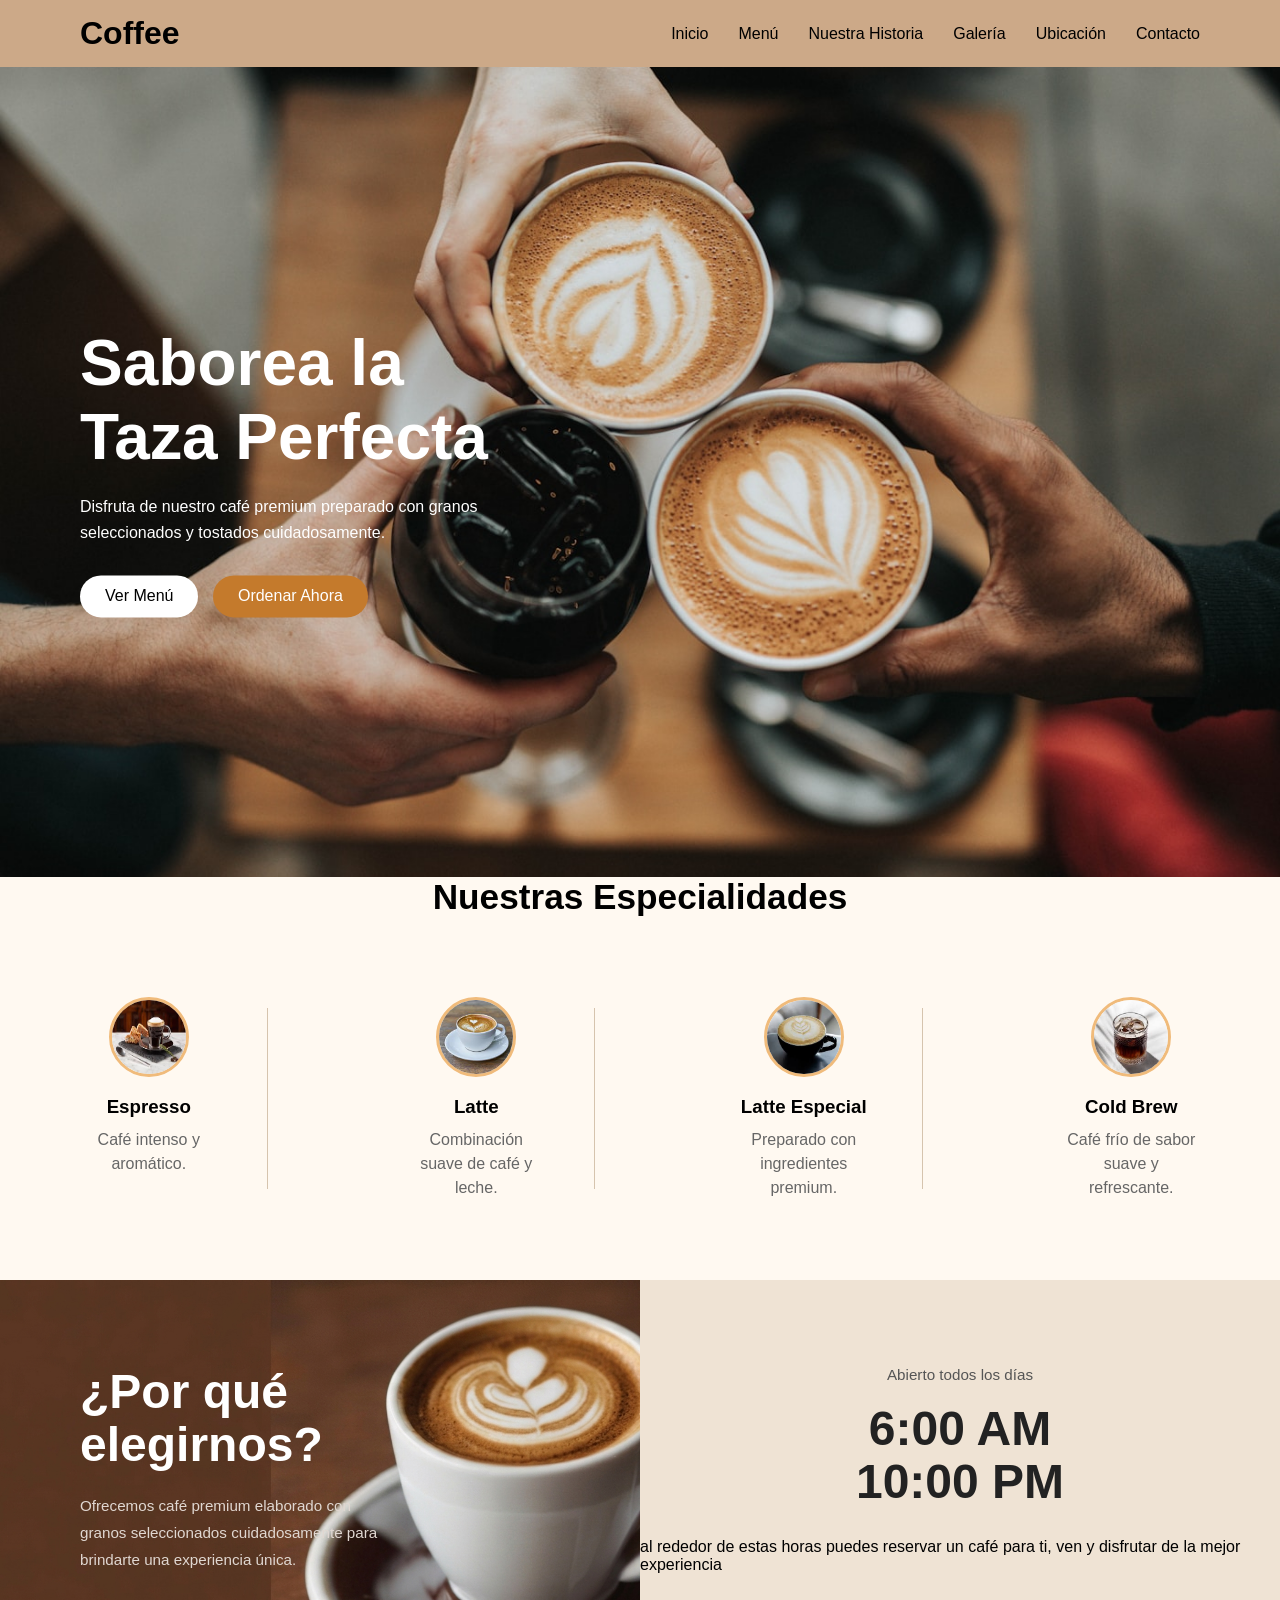
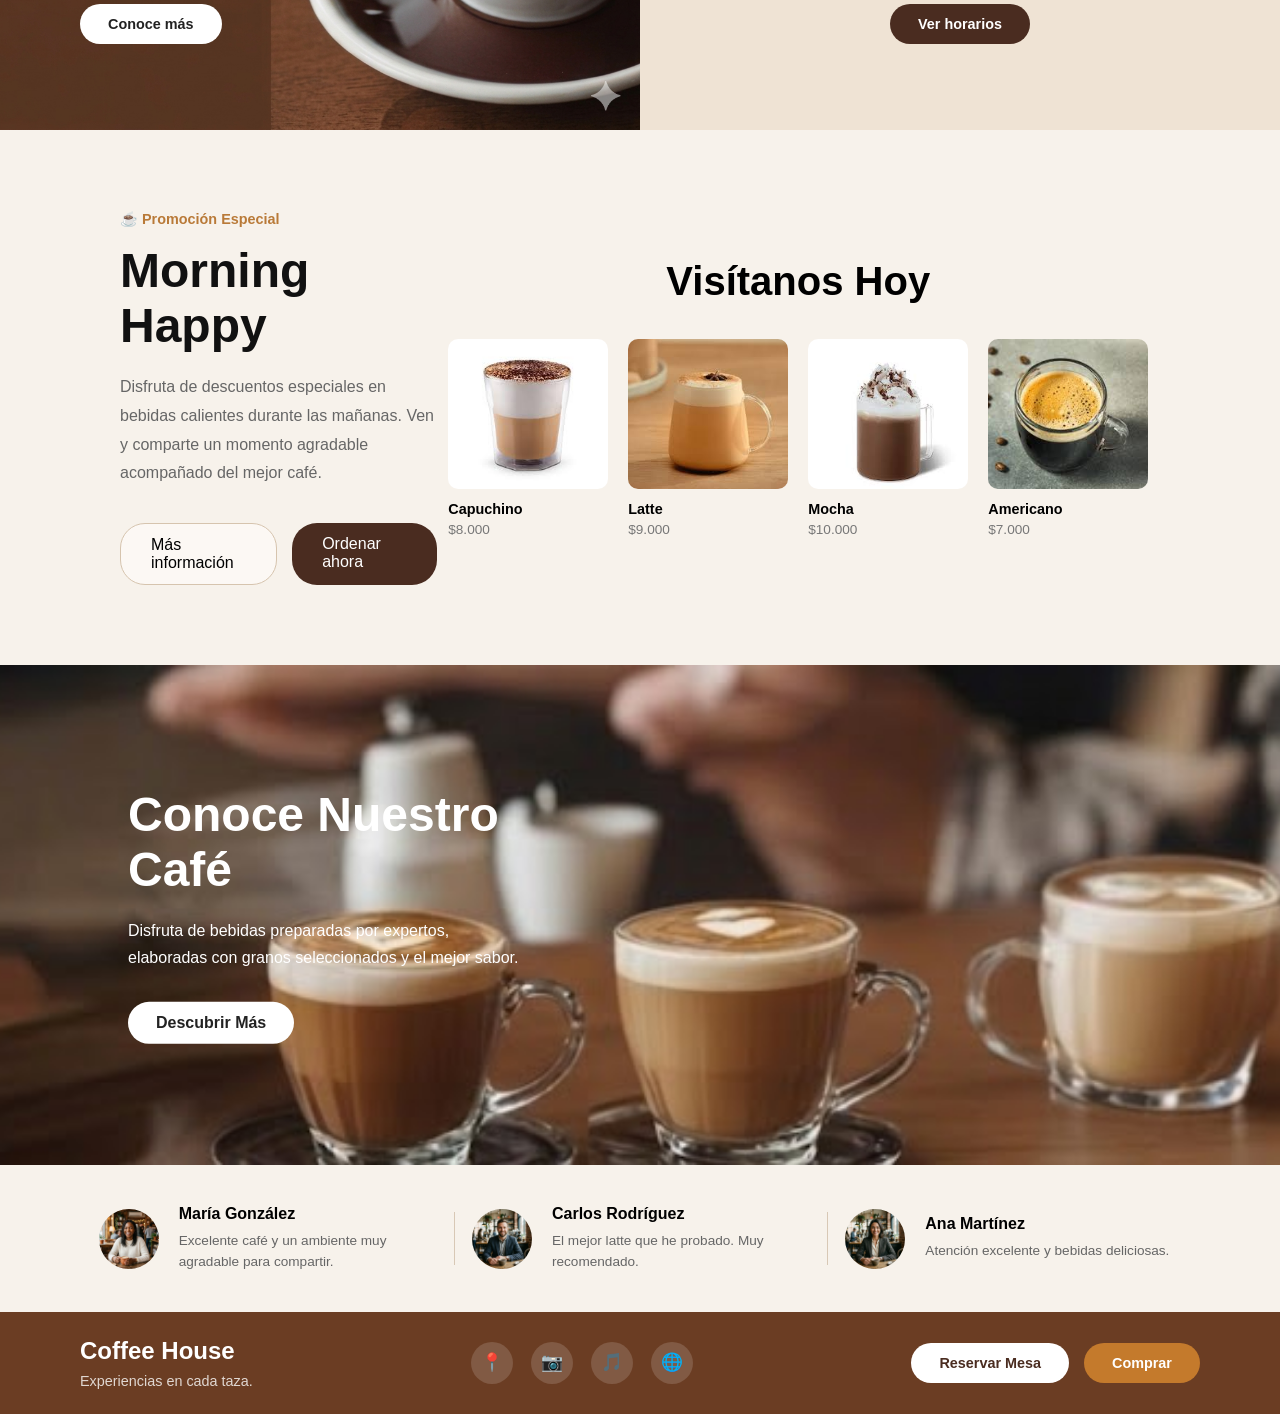
<file: coffe/coffee.html>
<!DOCTYPE html>
<html lang="es">
<head>
    <meta charset="UTF-8">
    <meta name="viewport" content="width=device-width, initial-scale=1.0">
    <title>Cafetería Coffee</title>
    <link rel="stylesheet" href="estilos.css">
</head>
<body>

    <!-- ENCABEZADO -->
    <header class="encabezado">

        <h1 class="logo">Coffee</h1>

        <nav class="menu">
            <a href="#">Inicio</a>
            <a href="#">Menú</a>
            <a href="#">Nuestra Historia</a>
            <a href="#">Galería</a>
            <a href="#">Ubicación</a>
            <a href="#">Contacto</a>
        </nav>

    </header>

    <section class="inicio">

    <img
        class="inicio__imagen"
        src="imagenes/cafe.jpg"
        alt="Taza de café">

    <div class="inicio__contenido">

        <h2>Saborea la Taza Perfecta</h2>

        <p>
            Disfruta de nuestro café premium preparado con granos
            seleccionados y tostados cuidadosamente.
        </p>

        <a href="#" class="boton">Ver Menú</a>
        <a href="#" class="boton boton--naranja">Ordenar Ahora</a>

    </div>

</section>

    <!-- CARACTERÍSTICAS -->
    <section class="caracteristicas">

        <h2>Nuestras Especialidades</h2>

        <div class="caracteristicas__contenedor">

            <article class="caracteristica">

                <img src="imagenes/esperesso.jpg" alt="Espresso">

                <h3>Espresso</h3>

                <p>
                    Café intenso y aromático.
                </p>

            </article>

            <article class="caracteristica">

                <img src="imagenes/latte.jpg" alt="Latte">

                <h3>Latte</h3>

                <p>
                    Combinación suave de café y leche.
                </p>

            </article>

            <article class="caracteristica">

                <img src="imagenes/latte_special.jpg" alt="Latte Especial">

                <h3>Latte Especial</h3>

                <p>
                    Preparado con ingredientes premium.
                </p>

            </article>

            <article class="caracteristica">

                <img src="imagenes/cold_brew.jpg" alt="Cold Brew">

                <h3>Cold Brew</h3>

                <p>
                    Café frío de sabor suave y refrescante.
                </p>

            </article>

        </div>

    </section>

   <section class="nosotros-horarios">

    <div class="nosotros">

        <div class="nosotros__contenido">
            <h2>¿Por qué elegirnos?</h2>

            <p>
                Ofrecemos café premium elaborado con granos seleccionados
                cuidadosamente para brindarte una experiencia única.
            </p>

            <a href="#" class="btn">Conoce más</a>
        </div>
    </div>

    <div class="horarios">

        <p class="horarios__texto">
            Abierto todos los días
        </p>

        <h2>6:00 AM<br>10:00 PM</h2>
        <p class="descri">al rededor de estas horas puedes reservar un café para ti, ven y disfrutar de la mejor experiencia</p>

        <a href="#" class="btn btn--oscuro">
            Ver horarios
        </a>

    </div>

</section>

    <section class="promocion-productos">

    <!-- Lado izquierdo -->
    <div class="promocion">

        <span class="promocion__etiqueta">
            ☕ Promoción Especial
        </span>

        <h2>Morning Happy</h2>

        <p>
            Disfruta de descuentos especiales en bebidas calientes
            durante las mañanas. Ven y comparte un momento agradable
            acompañado del mejor café.
        </p>

        <div class="promocion__botones">

            <a href="#" class="btn-claro">
                Más información
            </a>

            <a href="#" class="btn-cafe">
                Ordenar ahora
            </a>

        </div>

    </div>

    <!-- Lado derecho -->
    <div class="productos">

        <h2>Visítanos Hoy</h2>

        <div class="productos__contenedor">

            <article class="producto">

                <img src="imagenes/capuccino.jpg" alt="Capuchino">

                <h3>Capuchino</h3>

                <p>$8.000</p>

            </article>

            <article class="producto">

                <img src="imagenes/latte2.jpg" alt="Latte">

                <h3>Latte</h3>

                <p>$9.000</p>

            </article>

            <article class="producto">

                <img src="imagenes/mocha.jpg" alt="Mocha">

                <h3>Mocha</h3>

                <p>$10.000</p>

            </article>

            <article class="producto">

                <img src="imagenes/americano.jpg" alt="Americano">

                <h3>Americano</h3>

                <p>$7.000</p>

            </article>

        </div>

    </div>

</section>

    <section class="galeria">

    <img
        src="imagenes/tazas_cafes.jpg"
        alt="Variedad de cafés"
        class="galeria__imagen">

    <div class="galeria__contenido">

        <h2>Conoce Nuestro Café</h2>

        <p>
            Disfruta de bebidas preparadas por expertos,
            elaboradas con granos seleccionados y el mejor sabor.
        </p>

        <a href="#" class="galeria__boton">
            Descubrir Más
        </a>

    </div>

</section>

<section class="clientes">

    <article class="cliente">

        <img
            src="imagenes/maria_gonzales.png"
            alt="Cliente">

        <div>

            <h3>María González</h3>

            <p>
                Excelente café y un ambiente muy agradable para compartir.
            </p>

        </div>

    </article>

    <article class="cliente">

        <img
            src="imagenes/carlos_rodriguez.jpg"
            alt="Cliente">

        <div>

            <h3>Carlos Rodríguez</h3>

            <p>
                El mejor latte que he probado. Muy recomendado.
            </p>

        </div>

    </article>

    <article class="cliente">

        <img
            src="imagenes/ana_maria.jpg"
            alt="Cliente">

        <div>

            <h3>Ana Martínez</h3>

            <p>
                Atención excelente y bebidas deliciosas.
            </p>

        </div>

    </article>

</section>

   <footer class="footer">

    <div class="footer__info">

        <h2>Coffee House</h2>

        <p>
            Experiencias en cada taza.
        </p>

    </div>

    <div class="footer__redes">

        <a href="#">📍</a>

        <a href="#">📷</a>

        <a href="#">🎵</a>

        <a href="#">🌐</a>

    </div>

    <div class="footer__acciones">

        <a href="#" class="footer__btn footer__btn--claro">
            Reservar Mesa
        </a>

        <a href="#" class="footer__btn footer__btn--oscuro">
            Comprar
        </a>

    </div>

</footer>

</body>
</html>
</file>
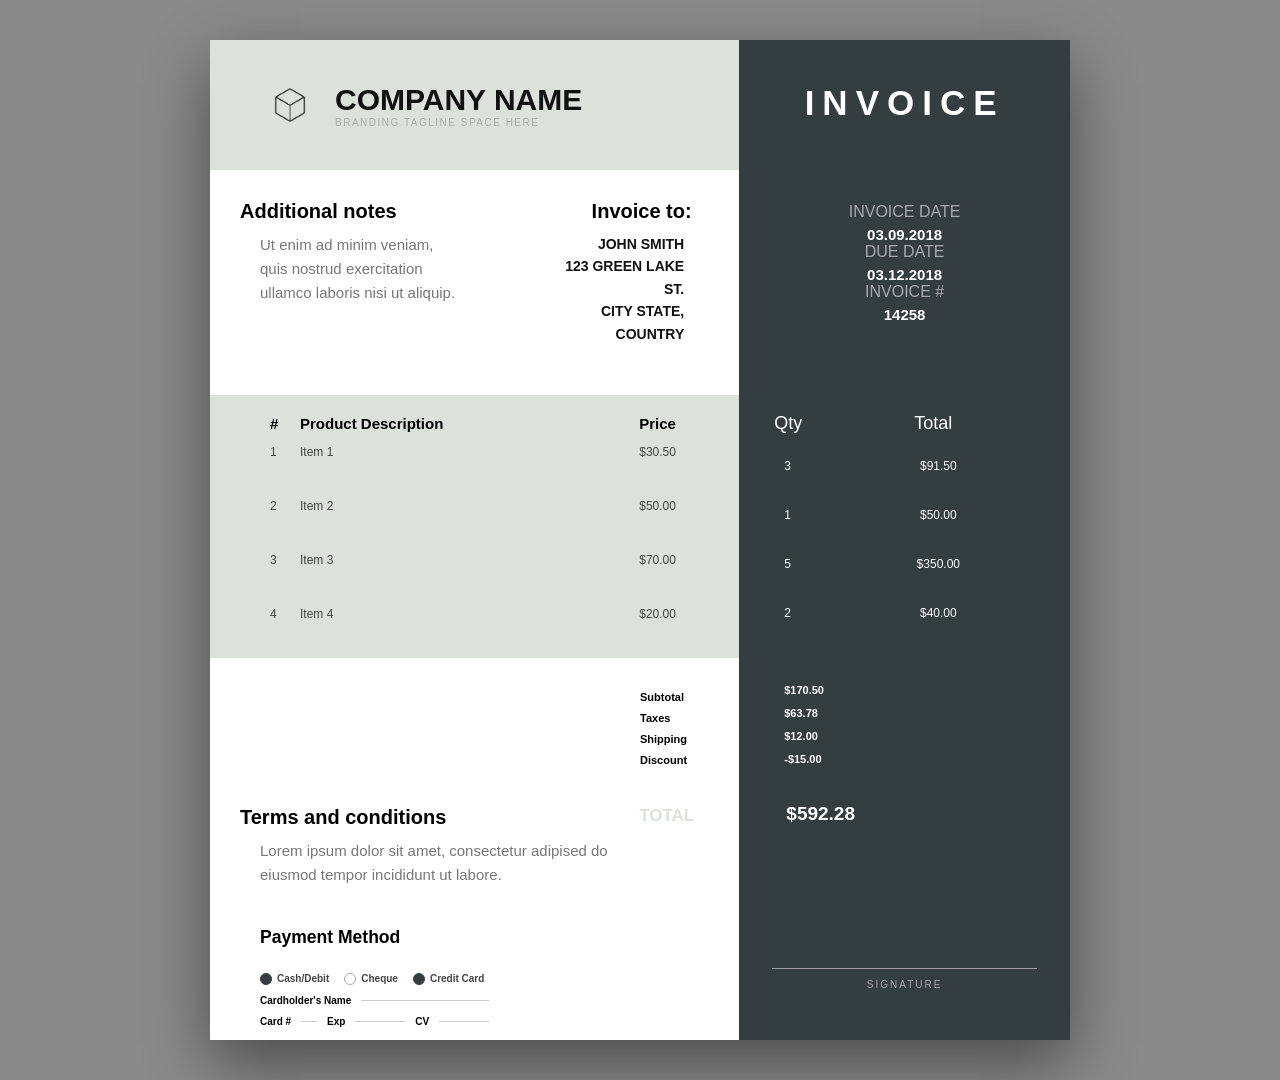
<file: factura/factura.html>
<!DOCTYPE html>
<html lang="es">
<head>
  <meta charset="UTF-8"/>
  <meta name="viewport" content="width=device-width, initial-scale=1.0"/>
  <title>Factura</title>
  <style>

    * { 
      margin: 0; 
      padding: 0; 
      
      font-family: 'Open Sans', Arial, sans-serif; 
    }

    body { 
      background: #8a8a8a; 
      min-height: 100vh; 
      display: flex;
      justify-content: center; 
      align-items: center; 
      padding: 40px 20px; 
    }

    .div1 { 
      width: 860px; 
      min-height: 1000px; 
      box-shadow: 0 24px 60px rgba(0,0,0,0.45); 
      display: grid; 
      grid-template-columns: 1.6fr 1fr; 
    }

    .div2 { 
      background: #fff; 
      display: flex; 
      flex-direction: column; 
    }

    .div3 { 
      display: flex; 
      align-items: center; 
      gap: 15px; 
      margin-bottom: 30px; 
      padding: 35px 50px;
      background-color: rgb(218, 226, 218);
    }

    .div4 { 
      width: 60px; 
      height: 60px; 
      display: flex; 
      justify-content: center; 
      align-items: center; 
    }

    .div5 h1 { 
      font-family: 'Montserrat', sans-serif; 
      font-size: 30px; 
      font-weight: 800; 
      color: #111; 
    }

    .div5 p { 
      font-size: 10px; 
      color: #aaa; 
      letter-spacing: 1.5px; 
      text-transform: uppercase; 
    }

    .div6 { 
      display: grid; 
      grid-template-columns: 1fr 1fr; 
      gap: 20px; 
      margin-bottom: 40px; 
    }

    .div7 h3, .div8 h3, .div16 h3  { 
      font-family: 'Montserrat', sans-serif; 
      font-size: 20px; 
      font-weight: 700; 
      margin-bottom: 10px; 
      padding-left: 30px;
    }

    .div7 p, .div16 p { 
      font-size: 15px; 
      color: #777; 
      line-height: 1.6; 
      padding-left: 50px;
    }

    .div8 p { 
      font-size: 14px; 
      font-weight: 600; 
      line-height: 1.6; 
      color: #111; 
      margin-left: 80px;
      text-align: right;
      padding-right: 55px;
    }

    .div9 { 
      display: grid; 
      grid-template-columns: 30px 1fr 100px; 
      margin-bottom: 20px; 
      padding-left: 60px;
      margin-top: 10px;
      background-color: rgb(218, 226, 218);
      padding-top: 20px;
    }

    .div11 { 
      font-family: 'Montserrat', sans-serif; 
      font-size: 15px; 
      font-weight: 700; 
      padding-bottom: 10px; 
    }

    .div12 { 
      font-size: 12px; 
      padding-top: 3px;
      color: #444; 
      margin-bottom: 37px;
    }

    .div13 { 
      display: flex;
      flex-direction: column;
      gap: 6px;
      margin-top: 10px;
      padding-left: 50px;
      padding-right: 20px;
    }

    .div14 { 
      font-size: 11px; 
      font-weight: 700;
      margin-left: 380px;
      margin-top: 3px;
    }

    .div17 { 
      display: grid; 
      grid-template-columns: 1fr auto; 
      align-items: start; 
      margin-top: 40px; 
      gap: 20px; 
    }

    .div17b { 
      text-align: center; 
    }

    .div17b span:first-child { 
      font-family: 'Montserrat', sans-serif; 
      font-size: 11px; 
      font-weight: 700; 
      display: block; 
    }

    .div17b span:last-child { 
      font-size: 17px; 
      font-weight: 800; 
      color: rgb(218, 226, 218);
      padding-right: 45px;
    }
    .div18{font-family: 'Montserrat', sans-serif; 
      font-size: 15px; 
      font-weight: 700; 
      margin-bottom: 10px; 
      padding-left: 50px;
      margin-top: 40px;
    }
    .div19 { 
      display: flex; 
      gap: 15px; 
      margin: 10px 0; 
    }

    .div20 { 
      display: flex; 
      align-items: center; 
      gap: 5px; 
      font-size: 10px; 
      color: #444; 
      margin-top: 15px;
      
    }

    .div21 { 
      width: 10px; 
      height: 10px; 
      border-radius: 50%; 
      border: 1px solid #aaa; 
    }

    .div21.active { 
      background: #343d3f; 
      border-color: #343d3f; 
    }

    .div22 { 
      display: flex; 
      flex-direction: column; 
      gap: 10px; 
      margin-top: 10px; 
      margin-right: 250px;
    }

    .div23 { 
      display: flex; 
      align-items: center; 
      gap: 10px; 
      font-size: 10px; 
    }

    .div24 { 
      flex-grow: 1; 
      height: 1px; 
      background: #ccc; 
    }

    .div24-sm { 
      width: 50px; 
      height: 1px; 
      background: #ccc; 
    }

    .div25 { 
      background: #343d3f; 
      color: #fff; 
      display: flex; 
      flex-direction: column; 
    }

    .div26 { 
      font-family: 'Montserrat', sans-serif; 
      font-size: 35px; 
      font-weight: 700; 
      letter-spacing: 8px; 
      text-align: center; 
      margin-top: 43px;
      margin-bottom: 80px;
    }

    .div27 { 
      display: flex; 
      flex-direction: column; 
      align-items: center; 
    }

    .div28 { 
      text-align: center; 
      width: 100%; 
    }

    .div28 span { 
      font-size: 16px; 
      color: #aaa; 
      text-transform: uppercase; 
    }

    .div28 strong { 
      display: block; 
      font-size: 15px; 
      margin-top: 5px; 
    }

    .div29 { 
      font-family: 'Montserrat', sans-serif; 
      font-size: 18px; 
      margin-left: 35px;
      margin-top: 90px;
    }

    .div30 { 
      display: grid; 
      grid-template-columns: 1fr 1fr; 
      gap: 15px; 
      margin-bottom: 43px;
    }

    .div31 { 
      font-size: 12px; 
      padding: 10px;
      margin-left: 35px;
    }

    .subtotal-value {
      font-size: 11px;
      color: #fff;
      font-weight: 600;
      margin-left: 45px;
      margin-top: 11px;
    }

    .div32 { 
      margin-top: auto; 
      text-align: center; 
      margin-bottom: 50px;
    }

    .div32 p { 
      font-size: 10px; 
      text-transform: uppercase; 
      letter-spacing: 2px; 
      color: #aaa; 
    }

    .div33 { 
      border-top: 1px solid rgba(255,255,255,0.5); 
      width: 80%; 
      margin: 0 auto 10px auto; 
    }

    .text-center { 
      text-align: center; 
      padding-right: 110px;
    }

    .invoice {
      margin-left: 77px;
    }
    .total-right {
  font-family: 'Montserrat', sans-serif;
  font-size: 19px;
  font-weight: 800;
  color: #fff;
  text-align: right;
  padding-right: 215px;
  margin-top: 38px;
} 
.logo{
  width: auto;
  height: 50px;
}



    @media (max-width: 768px) {
      body { padding: 20px 15px; }

      .div1 {
        width: 100%;
        min-height: unset;
        display: flex;
        flex-direction: column;
      }
      .div2  { order: 1; }
      .div25 { order: 2; }

      .div13  { display: none; }
      .div17b { display: none; }


      .div25 {
        display: flex;
        flex-direction: column;
      }
     
      .div26          { order: 1; font-size: 26px; letter-spacing: 5px; margin-top: 30px; margin-bottom: 40px; }
      .div27          { order: 2; gap: 14px; }
      .div30          { order: 3; margin-bottom: 10px; }
      .subtotals-right{ order: 4; }
      .total-right    { order: 5; padding-right: 20px; font-size: 16px; margin-top: 20px; text-align: center; margin-bottom: 35px;}
      .div32          { order: 6; margin-bottom: 30px; }

      .subtotals-right {
        display: grid;
        grid-template-columns: 1fr 1fr;
        padding: 0 20px;
        gap: 4px 0;
        text-align: center;
      }
      .subtotal-value:nth-child(1)::before { content: "Subtotal"; display: block; font-size: 10px; color: #aaa; margin-bottom: 2px; }
      .subtotal-value:nth-child(2)::before { content: "Taxes";    display: block; font-size: 10px; color: #aaa; margin-bottom: 2px; }
      .subtotal-value:nth-child(3)::before { content: "Shipping"; display: block; font-size: 10px; color: #aaa; margin-bottom: 2px; }
      .subtotal-value:nth-child(4)::before { content: "Discount"; display: block; font-size: 10px; color: #aaa; margin-bottom: 2px; }
      .subtotal-value { margin-left: 0; margin-top: 10px; font-size: 12px; }

      .total-right::before {
        content: "TOTAL";
        display: block;
        font-family: 'Montserrat', sans-serif;
        font-size: 11px;
        font-weight: 700;
        color: #aaa;
        text-align: right;
        padding-right: 20px;
        margin-bottom: 4px;
        text-align: center;
      }

      .div3  { padding: 25px 20px; margin-bottom: 20px; }
      .div5 h1 { font-size: 22px; }
      .div6 { grid-template-columns: 1fr; gap: 15px; margin-bottom: 20px; }
      .div7 h3, .div8 h3, .div16 h3 { padding-left: 20px; font-size: 16px; }
      .div8 h3.invoice               { margin-left: 0; }
      .div7 p, .div16 p { padding-left: 20px; font-size: 13px; }
      .div8 p { text-align: left; margin-left: 0; padding-left: 20px; padding-right: 20px; font-size: 13px; }
      .div9  { grid-template-columns: 25px 1fr 80px; padding-left: 20px; }
      .div11 { font-size: 12px; }
      .div12 { font-size: 11px; margin-bottom: 20px; }
      .text-center { padding-right: 10px; }
      .div17 { grid-template-columns: 1fr; margin-top: 20px; }
      .div18 { padding-left: 20px; margin-top: 20px; font-size: 13px; }
      .div22 { margin-right: 20px; }

      .div28 span   { font-size: 13px; }
      .div28 strong { font-size: 13px; }
      .div29 { margin-top: 30px; margin-left: 20px; font-size: 15px; }
      .div31 { margin-left: 20px; }
    }

    @media (max-width: 480px) {
      body { padding: 10px 8px; }
      .div5 h1 { font-size: 18px; }
      .div5 p  { font-size: 8px; letter-spacing: 1px; }
      .div4    { width: 40px; height: 40px; }
      .logo    { height: 35px; }
      .div26   { font-size: 20px; letter-spacing: 3px; }
      .div28 span   { font-size: 11px; }
      .div28 strong { font-size: 12px; }
      .div7 h3, .div8 h3, .div16 h3 { font-size: 14px; }
      .div7 p, .div16 p, .div8 p    { font-size: 12px; }
      .div9  { grid-template-columns: 18px 1fr 70px; padding-left: 10px; }
      .div11 { font-size: 11px; }
      .div12 { font-size: 10px; margin-bottom: 15px; }
      .div29 { font-size: 13px; margin-left: 10px; }
      .div31 { margin-left: 10px; font-size: 11px; }
      .subtotal-value { font-size: 10px;  }
      .total-right { font-size: 14px; text-align: center; margin-bottom: 35px; }
      .div18 { padding-left: 10px; font-size: 12px; }
      .div19 { gap: 8px; flex-wrap: wrap; }
      .div20 { font-size: 9px; }
      .div22 { margin-right: 10px; }
      .div23 { font-size: 9px; }
      .div24-sm { width: 30px; }
    }

    @media (max-width: 360px) {
      .div5 h1 { font-size: 15px; }
      .div3    { gap: 8px; padding: 18px 10px; }
      .div9    { grid-template-columns: 16px 1fr 60px; padding-left: 6px; }
      .div26   { font-size: 17px; letter-spacing: 2px; }
      .div29   { font-size: 12px; margin-left: 6px; }
      .div31   { margin-left: 6px; }
      .total-right { font-size: 13px; padding-right: 10px; text-align: center; margin-bottom: 25px;}
      .div7 h3, .div8 h3, .div16 h3 { padding-left: 10px; font-size: 13px; }
      .div7 p, .div16 p, .div8 p    { padding-left: 10px; font-size: 11px; }
      .div8 h3.invoice               { margin-left: 0; }
      .div18 { padding-left: 8px; }
      .div22 { margin-right: 8px; }
      .subtotals-right { padding: 0 10px; text-align: center; }
    }

  </style>
</head>
<body>

<div class="div1">

  <div class="div2">
    <div class="div3">
      <div class="div4">
        <img class="logo" src="cubo.png" alt="logo">
      </div>
      <div class="div5">
        <h1>COMPANY NAME</h1>
        <p>Branding Tagline Space Here</p>
      </div>
    </div>

    <div class="div6">
      <div class="div7">
        <h3>Additional notes</h3>
        <p>Ut enim ad minim veniam, quis nostrud exercitation ullamco laboris nisi ut aliquip.</p>
      </div>
      <div class="div8">
        <h3 class="invoice">Invoice to:</h3>
        <p>JOHN SMITH<br>123 GREEN LAKE ST.<br>CITY STATE, COUNTRY</p>
      </div>
    </div>

    <div class="div9">
      <div class="div11">#</div><div class="div11">Product Description</div><div class="div11 text-center">Price</div>
      <div class="div12">1</div><div class="div12">Item 1</div><div class="div12 text-center">$30.50</div>
      <div class="div12">2</div><div class="div12">Item 2</div><div class="div12 text-center">$50.00</div>
      <div class="div12">3</div><div class="div12">Item 3</div><div class="div12 text-center">$70.00</div>
      <div class="div12">4</div><div class="div12">Item 4</div><div class="div12 text-center">$20.00</div>
    </div>

    <div class="div13">
      <div class="div14">Subtotal</div>
      <div class="div14">Taxes</div>
      <div class="div14">Shipping</div>
      <div class="div14">Discount</div>
    </div>

    <div class="div17">
      <div class="div16">
        <h3>Terms and conditions</h3>
        <p>Lorem ipsum dolor sit amet, consectetur adipised do eiusmod tempor incididunt ut labore.</p>
      </div>
      <div class="div17b">
        <span>TOTAL</span>
        
      </div>
    </div>

    <div class="div18">
      <h3>Payment Method</h3>
      <div class="div19">
        <div class="div20"><div class="div21 active"></div> Cash/Debit</div>
        <div class="div20"><div class="div21"></div> Cheque</div>
        <div class="div20"><div class="div21 active"></div> Credit Card</div>
      </div>
      <div class="div22">
        <div class="div23"><span>Cardholder's Name</span> <div class="div24"></div></div>
        <div class="div23">
          <span>Card #</span> <div class="div24"></div> 
          <span>Exp</span> <div class="div24-sm"></div>
          <span>CV</span> <div class="div24-sm"></div>
        </div>
      </div>
    </div>
  </div>

  <div class="div25">
    <div class="div26">INVOICE</div>
    <div class="div27">
      <div class="div28"><span>Invoice Date</span><strong>03.09.2018</strong></div>
      <div class="div28"><span>Due Date</span><strong>03.12.2018</strong></div>
      <div class="div28"><span>Invoice #</span><strong>14258</strong></div>
    </div>

    <div class="div30">
      <div class="div29">Qty</div><div class="div29 text-center">Total</div>
      <div class="div31">3</div><div class="div31 text-center">$91.50</div>
      <div class="div31">1</div><div class="div31 text-center">$50.00</div>
      <div class="div31">5</div><div class="div31 text-center">$350.00</div>
      <div class="div31">2</div><div class="div31 text-center">$40.00</div>
    </div>

    <div class="subtotals-right">
        <div class="subtotal-value">$170.50</div>
            <div class="subtotal-value">$63.78</div>
         <div class="subtotal-value">$12.00</div>
         <div class="subtotal-value">-$15.00</div>
    </div>
    <div class="total-right">$592.28</div>

    <div class="div32">
      <div class="div33"></div>
      <p>Signature</p>
    </div>
  </div>

</div>

</body>
</html>
</file>
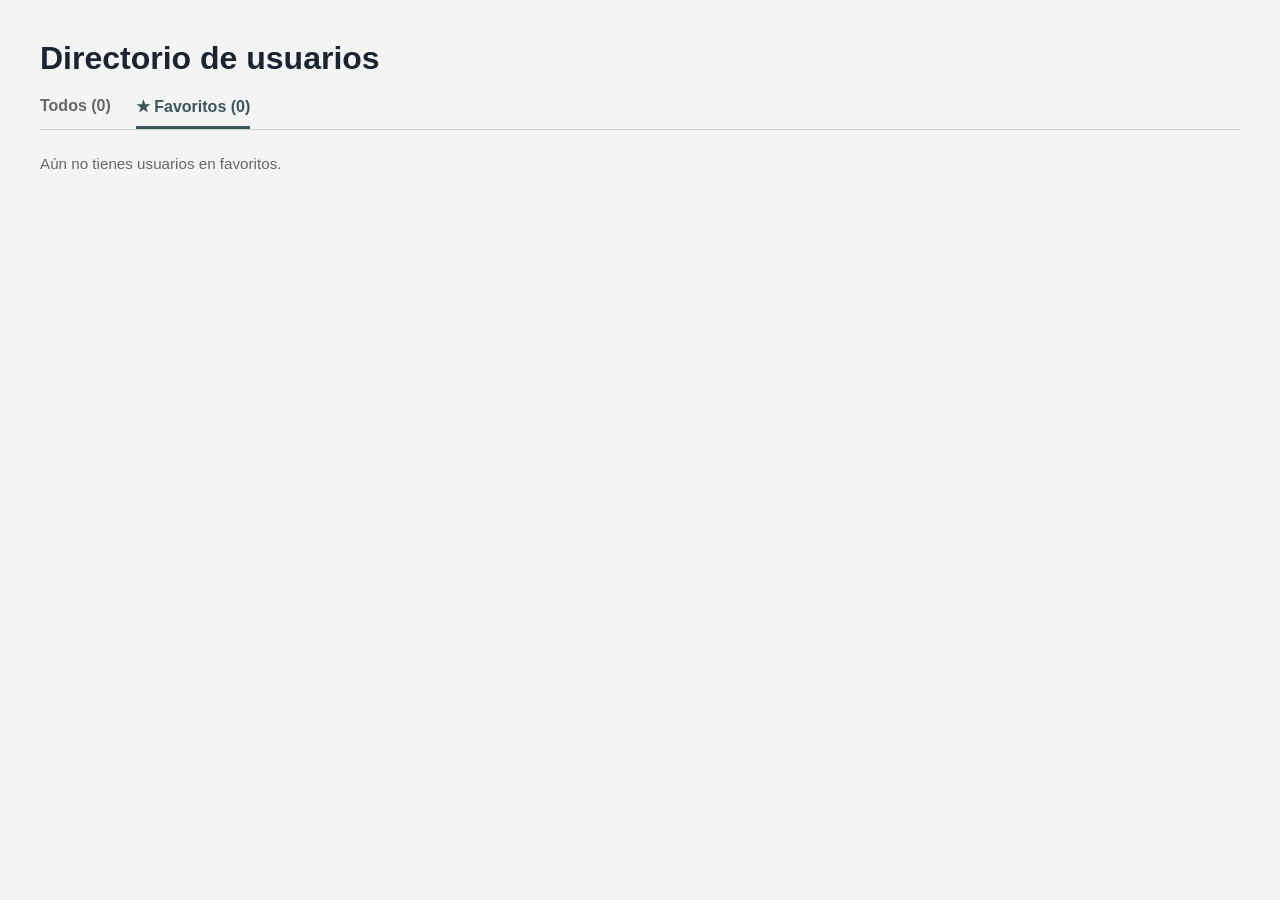
<file: javascript/favoritos.html>
<!DOCTYPE html>
<html lang="es">

<head>
    <meta charset="UTF-8">
    <meta name="viewport" content="width=device-width, initial-scale=1.0">
    <title>Favoritos</title>
    <style>
        * {
            margin: 0;
            padding: 0;
            box-sizing: border-box;
        }

        body {
            font-family: Arial, sans-serif;
            background-color: #f4f4f4;
            padding: 40px;
        }

        h1 {
            color: #1c2331;
            margin-bottom: 20px;
        }

        .tabs {
            display: flex;
            gap: 25px;
            border-bottom: 1px solid #ccc;
            margin-bottom: 25px;
        }

        .tab {
            text-decoration: none;
            color: #666;
            font-weight: bold;
            padding-bottom: 10px;
        }

        .tab.activa {
            color: #3b5656;
            border-bottom: 3px solid #3b5656;
        }

        #mensajeVacio {
            color: #666;
            font-size: 0.95rem;
        }

        .grid {
            display: grid;
            grid-template-columns: repeat(auto-fill, minmax(180px, 1fr));
            gap: 20px;
        }

        .card {
            position: relative;
            background-color: #ffffff;
            border: 1px solid #ccc;
            border-radius: 6px;
            padding: 20px 15px;
            text-align: center;
            cursor: pointer;
            transition: box-shadow 0.2s ease;
        }

        .card:hover {
            box-shadow: 0 2px 10px rgba(0, 0, 0, 0.1);
        }

        .estrella {
            position: absolute;
            top: 10px;
            right: 14px;
            font-size: 1.2rem;
            color: #ccc;
            cursor: pointer;
        }

        .estrella.activa {
            color: #f5b500;
        }

        .avatar {
            width: 70px;
            height: 70px;
            border-radius: 50%;
            object-fit: cover;
            margin-bottom: 10px;
        }

        .nombre {
            font-size: 0.95rem;
            color: #1c2331;
            text-transform: capitalize;
        }

        .pais,
        .genero {
            font-size: 0.8rem;
            color: #666;
            text-transform: capitalize;
        }
    </style>
</head>

<body>

    <div class="contenedor">

        <h1>Directorio de usuarios</h1>

        <div class="tabs">
            <a href="./cards.html" class="tab">Todos (<span id="totalTodos">0</span>)</a>
            <a href="./perfilapi.html" class="tab activa">★ Favoritos (<span id="totalFavoritos">0</span>)</a>
        </div>

        <div class="grid" id="grid"></div>

        <p id="mensajeVacio" style="display: none;">Aún no tienes usuarios en favoritos.</p>

    </div>

    <script>
        document.addEventListener("DOMContentLoaded", () => {
            pintarFavoritos()
        })

        function pintarFavoritos() {
            let todosUsuarios = JSON.parse(localStorage.getItem("gridUsuarios")) || []
            let favoritos = JSON.parse(localStorage.getItem("favoritosUsuarios")) || []

            let usuariosFavoritos = todosUsuarios.filter(usuario => favoritos.includes(usuario.login.uuid))

            let grid = document.getElementById("grid")
            grid.innerHTML = ""

            let mensajeVacio = document.getElementById("mensajeVacio")
            mensajeVacio.style.display = usuariosFavoritos.length === 0 ? "block" : "none"

            for (let i = 0; i < usuariosFavoritos.length; i++) {
                let usuario = usuariosFavoritos[i]

                let card = document.createElement("div")
                card.className = "card"
                card.innerHTML = `
                    <span class="estrella activa" data-uuid="${usuario.login.uuid}">★</span>
                    <img src="${usuario.picture.large}" class="avatar" alt="avatar">
                    <h3 class="nombre">${usuario.name.first} ${usuario.name.last}</h3>
                    <p class="pais">${usuario.location.country}</p>
                    <p class="genero">${usuario.gender}</p>
                `

                card.addEventListener("click", () => {
                    localStorage.setItem("usuarioSeleccionado", JSON.stringify(usuario))
                    window.location.href = "perfilapi.html"
                })

                let estrella = card.querySelector(".estrella")
                estrella.addEventListener("click", (evento) => {
                    evento.stopPropagation()
                    quitarFavorito(usuario.login.uuid)
                })

                grid.appendChild(card)
            }

            document.getElementById("totalTodos").textContent = todosUsuarios.length
            document.getElementById("totalFavoritos").textContent = favoritos.length
        }

        function quitarFavorito(uuid) {
            let favoritos = JSON.parse(localStorage.getItem("favoritosUsuarios")) || []
            favoritos = favoritos.filter(item => item !== uuid)
            localStorage.setItem("favoritosUsuarios", JSON.stringify(favoritos))
            pintarFavoritos()
        }
    </script>

    

</body>

</html>
</file>
<file: Abogados-main/style.css>
/*? ESTILOS — FIRMA DE ABOGADOS MjA
    /*?     Mejía & Asociados Estudio Jurídico
    /*?     TÉCNICAS QUE USAMOS PARA ETA PAGINA WEB:
    /*?    CSS Grid (hero, áreas, hitos, método, conferencias, contacto, pie)
    /*?    Flexbox (encabezado, equipo, botones, pie nav)
    /*?    Pseudoelementos ::before y ::after
    /*?    Pseudoclases :hover, :focus, :focus-visible, :last-child
    /*?    Variables CSS en :root
    /*?   Responsividad con 5 breakpoints
    /*?   prefers-reduced-motion para accesibilidad

    PROHIBICIONES CUMPLIDAS:
            Sin position (excepto donde es imprescindible)
            Sin z-index
            Sin frameworks CSS
            Sin JavaScript
            Sin float
            Sin br para separar elementos
            Sin tabla para maquetar
*/


/*!1. VARIABLES CSS*/
    /**     Aquí se definen todos los colores, fuentes y espaciados
    /**     del sitio. Se usan con var(--nombre) en todo el CSS.
*/
:root {
    --color-azul:          #0B1F3A;
    --color-azul-medio:    #112847;
    --color-gris:          #D9D9D9;
    --color-gris-suave:    #F2F2F2;
    --color-blanco:        #FFFFFF;
    --color-dorado:        #B08D57;
    --color-dorado-claro:  #C9A96E;
    --color-dorado-oscuro: #8A6B3A;
    --color-texto:         #1a1a1a;
    --color-texto-suave:   #555555;

    --fuente-principal:  'Cormorant Garamond', Georgia, serif;
    --fuente-versalitas: 'Cormorant SC', Georgia, serif;

    --espaciado-xs:  8px;
    --espaciado-s:   16px;
    --espaciado-m:   32px;
    --espaciado-l:   64px;
    --espaciado-xl:  100px;

    --padding-lateral: 80px;

    --line-height-body:   1.7;
    --line-height-titulo: 1.2;
    --line-height-texto:  1.65;

    --sombra-tarjeta:       0 4px 30px rgba(11, 31, 58, 0.07);
    --sombra-tarjeta-hover: 0 20px 60px rgba(11, 31, 58, 0.15);

    --transicion: 0.35s ease;
}



/*!2. RESET Y BASE
    /**     Elimina márgenes y padding por defecto del navegador.
    /**     box-sizing: border-box hace que padding y border no sumen al ancho. */
*::before,
*::after {
    margin: 0;
    padding: 0;
    box-sizing: border-box;
    
}

html {
    scroll-behavior: smooth;
    
    
}

body {
    font-family: var(--fuente-principal);
    color: var(--color-texto);
    background-color: var(--color-blanco);
    font-size: 18px;
    line-height: var(--line-height-body);
    overflow-x: hidden;
    margin: 0;
    
}

img {
    display: block;
    max-width: 100%;
    background-color: transparent;
    height: 50px;
    
}

a {
    text-decoration: none;
    color: inherit;
}


/*!3. UTILIDADES
    /** Clases reutilizables en varias secciones del sitio.*/

.etiqueta-seccion {
    font-family: var(--fuente-versalitas);
    font-size: 30px;
    letter-spacing: 5px;
    text-transform: uppercase;
    color: var(--color-dorado);
    margin-bottom: var(--espaciado-xs);
    display: block;
}

.etiqueta-seccion--clara {
    color: var(--color-dorado-claro);
    
}


/*!4. BOTONES
    /**      Dos estilos: principal (fondo dorado) y secundario (borde blanco).
    /**      El ::before de boton-principal crea el efecto de barrido al hover.*/

.boton-principal {
    display: inline-block;
    font-family: var(--fuente-versalitas);
    font-size: 19px;
    letter-spacing: 3px;
    text-transform: uppercase;
    background-color: var(--color-dorado);
    background-image: linear-gradient(to right, rgba(255,255,255,0.15) 0%, rgba(255,255,255,0.15) 100%);
    background-size: 0% 100%;
    background-repeat: no-repeat;
    color: var(--color-blanco);
    border: none;
    padding: 18px 44px;
    cursor: pointer;
    transition: background-color var(--transicion), transform var(--transicion), background-size var(--transicion);
    overflow: hidden;
}

.boton-principal:hover {
    background-color: var(--color-dorado-oscuro);
    background-size: 100% 100%;
    transform: translateY(-2px);
}

.boton-secundario {
    display: inline-block;
    font-family: var(--fuente-versalitas);
    font-size: 19px;
    letter-spacing: 3px;
    text-transform: uppercase;
    background-color: transparent;
    color: var(--color-blanco);
    border: 1px solid rgba(255, 255, 255, 0.5);
    padding: 18px 44px;
    cursor: pointer;
    transition: border-color var(--transicion), color var(--transicion), background-color var(--transicion);
}

.boton-secundario:hover {
    border-color: var(--color-dorado);
    color: var(--color-dorado);
    background-color: rgba(176, 141, 87, 0.08);
}

.boton-principal--formulario {
    width: 100%;
    padding: 18px;
    margin-top: var(--espaciado-s);
    font-size: 25px;
}


/*!5. ENCABEZADO
    /**      Barra superior con logo y navegación.
    /**      Menú hamburguesa: checkbox invisible controla la visibilidad del nav
    /**      con el selector CSS: input:checked - nav*/

.encabezado {
    display: flex;
    align-items: center;
    justify-content: space-between;
    background-color: var(--color-azul);
    border-bottom: 1px solid transparent;
    border-image: linear-gradient(to right, transparent, var(--color-dorado), transparent) 1;
}

.encabezado__marca {
    display: flex;
    align-items: center;
    gap: var(--espaciado-s);
}

.encabezado__logo-banner {
    height: 60px; /* Reducido ligeramente para mayor elegancia */
    width: auto;
    display: block;
    margin-left: 70px;
    filter: drop-shadow(0px 2px 4px rgba(0, 0, 0, 0.15)); /* Añade relieve y definición */
    transition: transform var(--transicion);
}
.encabezado__logo-banner:hover {
    transform: scale(1.02); 
}

.encabezado__nav {
    display: flex;
    gap: 44px;
    margin-right: 50px;
}

.enlace-nav {
    font-family: var(--fuente-versalitas);
    font-size: 18px;
    letter-spacing: 2.5px;
    text-transform: uppercase;
    color: rgba(255, 255, 255, 0.65);
    padding-bottom: 4px;
    border-bottom: 1px solid transparent;
    transition: color var(--transicion), border-color var(--transicion);
}

.enlace-nav:hover {
    color: var(--color-dorado);
    border-bottom-color: var(--color-dorado);
}


.menu-activo {
    display: none;
}

.menu-hamburguesa {
    display: none;
    flex-direction: column;
    gap: 5px;
    cursor: pointer;
    padding: var(--espaciado-xs);
}

.menu-hamburguesa span {
    display: block;
    width: 26px;
    height: 2px;
    background-color: var(--color-blanco);
    transition: transform var(--transicion), opacity var(--transicion);
}


/*!6. HERO / INICIO |  SECCIÓN 2 HTML
    /**      Técnica principal: Grid de 1 sola celda (grid-column: 1 / grid-row: 1)
    /**      para apilar video, degradado, patrón, contenido y métricas
    /**      sin usar position: absolute.
    /**      El orden en el HTML determina cuál capa queda al frente.*/

.inicio {
    display: grid;
    grid-template-columns: 1fr;
    grid-template-rows: 1fr;
    width: 100%;
    height: 100vh;
    min-height: 500px;
    overflow: hidden;
    align-items: center;
}

/*? Contenedor del video también es un grid de 1 celda
   /*? para apilar: video + degradado + patrón */
.inicio__contenedor-video {
    display: grid;
    grid-template-columns: 1fr;
    grid-template-rows: 1fr;
    grid-column: 1;
    grid-row: 1;
    width: 100%;
    height: 100%;
}

.inicio__video-fondo {
    grid-column: 1;
    grid-row: 1;
    width: 100%;
    height: 100%;
    object-fit: cover;
    display: block;
}

/*? Degradado negro de izquierda a derecha para oscurecer el video */
.inicio__degradado {
    grid-column: 1;
    grid-row: 1;
    width: 100%;
    height: 100%;
    background: linear-gradient(
        to right,
        rgba(0, 0, 2, 1) 0%,
        rgba(0, 0, 0, 0.7) 40%,
        rgba(0, 0, 0, 0.3) 70%,
        rgba(0, 0, 0, 0) 100%
    );
}

/*? Contenido principal (título + botones) encima de las capas anteriores */
.inicio__contenido {
    grid-column: 1;
    grid-row: 1;
    color: var(--color-blanco);
    max-width: 780px;
    padding-left: var(--padding-lateral);
    padding-right: 40px;
    align-self: center;
    margin-bottom: 200px;
}

/*? ::before agrega la línea dorada antes del texto de la etiqueta */
.inicio__etiqueta {
    font-family: var(--fuente-versalitas);
    font-size: 25px;
    letter-spacing: 5px;
    text-transform: uppercase;
    color: var(--color-dorado);
    margin-bottom: 20px;
    display: block;
}

.inicio__etiqueta::before {
    content: '';
    display: inline-block;
    width: 32px;
    height: 1px;
    background-color: var(--color-dorado);
    margin-right: 12px;
    vertical-align: middle;
    opacity: 0.7;
}

.inicio__banner {
    display: flex;
    align-items: center;
    justify-content: left;
    gap: 3px;
    margin-bottom: 24px;
    opacity: 0.6;
}

.inicio__banner svg {
    width: 280px;
    height: auto;
}

.banner-linea {
    width: 30px;
    height: 1px;
}

.inicio__logo {
    width: 50px;
    object-fit: contain;
    margin-left: 50px;
}

.inicio__titulo {
    font-size: 62px;
    font-weight: 300;
    line-height: var(--line-height-titulo);
    margin-bottom: 28px;
    font-style: italic;
}

.inicio__descripcion {
    font-size: 24px;
    font-weight: 300;
    opacity: 0.8;
    margin-bottom: 44px;
    max-width: 520px;
    line-height: 1.75;
}

.inicio__botones {
    display: flex;
    gap: 20px;
    flex-wrap: wrap;
}

/*? Métricas flotantes en la esquina inferior derecha */
.inicio__metricas {
    grid-column: 1;
    grid-row: 1;
    align-self: end;
    justify-self: end;
    margin-bottom: 48px;
    margin-right: var(--padding-lateral);
    display: flex;
    gap: 0;
    border: 1px solid rgba(176, 141, 87, 0.25);
}

.inicio__metrica {
    display: flex;
    flex-direction: column;
    align-items: center;
    padding: 20px 28px;
    margin-bottom: 25px;
    border-right: 1px solid rgba(176, 141, 87, 0.2);
}

/*? :last-child elimina el borde derecho de la última métrica */
.inicio__metrica:last-child {
    border-right: none;
}

.inicio__metrica-numero {
    font-family: var(--fuente-versalitas);
    font-size: 28px;
    font-weight: 600;
    color: var(--color-dorado);
    line-height: 1;
    margin-bottom: 4px;
}

.inicio__metrica-texto {
    font-size: 10px;
    letter-spacing: 1.5px;
    text-transform: uppercase;
    color: rgba(255, 255, 255, 0.45);
    font-family: var(--fuente-versalitas);
    text-align: center;
    margin-bottom: 40px;
}


/* !7. ÁREAS DE PRÁCTICA
   *Grid de 4 columnas. El "borde" entre tarjetas es en realidad
   *el fondo de la cuadrícula que se ve a través del gap de 1px.
*/

.areas {
    background-color: var(--color-azul);
    padding: var(--espaciado-xl) var(--padding-lateral);
    overflow: hidden;
}

.areas__encabezado {
    text-align: center;
    max-width: 640px;
    margin-left: auto;
    margin-right: auto;
    margin-bottom: var(--espaciado-l);
}

.areas__titulo {
    font-size: 48px;
    font-weight: 300;
    color: var(--color-blanco);
    font-style: italic;
    margin-top: 14px;
    margin-bottom: 18px;
    line-height: var(--line-height-titulo);
}

.areas__subtitulo {
    font-size: 25px;
    color: rgba(255, 255, 255, 0.5);
    font-weight: 300;
}

/*? gap: 1px + background-color = los separadores entre tarjetas */
.areas__cuadricula {
    display: grid;
    grid-template-columns: repeat(4, 1fr);
    gap: 1px;
    background-color: rgba(176, 141, 87, 0.12);
}

/*? Corrección: una sola declaración transition (antes había dos) */
.tarjeta-area {
    background-color: var(--color-azul);
    padding: 40px 30px 36px;
    cursor: default;
    overflow: hidden;
    will-change: transform;
    border-left: 2px solid transparent;
    transition: background-color var(--transicion), transform var(--transicion), border-left-color var(--transicion);
}

.tarjeta-area:hover {
    background-color: rgba(176, 141, 87, 0.07);
    transform: translateY(-3px);
    border-left-color: var(--color-dorado);
}

.tarjeta-area__numero {
    display: block;
    font-family: var(--fuente-versalitas);
    font-size: 10px;
    letter-spacing: 5px;
    color: var(--color-dorado);
    margin-bottom: 18px;
    opacity: 0.7;
}

.tarjeta-area__icono {
    width: 40px;
    height: 40px;
    margin-bottom: 18px;
    opacity: 0.7;
    transition: opacity var(--transicion);
}

.tarjeta-area:hover .tarjeta-area__icono {
    opacity: 1;
}

.tarjeta-area__nombre {
    font-size: 20px;
    font-weight: 500;
    color: var(--color-blanco);
    margin-bottom: 12px;
    font-style: italic;
    line-height: 1.3;
}

.tarjeta-area__descripcion {
    font-size: 18px;
    color: rgba(255, 255, 255, 0.5);
    font-weight: 300;
    line-height: var(--line-height-texto);
    margin-bottom: 20px;
}

/*? La flecha aparece de izquierda con opacity en hover */
.tarjeta-area__mas {
    font-family: var(--fuente-versalitas);
    font-size: 18px;
    color: var(--color-dorado);
    opacity: 0;
    transition: opacity var(--transicion), transform var(--transicion);
    display: block;
    transform: translateX(-8px);
}

.tarjeta-area:hover .tarjeta-area__mas {
    opacity: 100;
    transform: translateX(0);
}

.precio_area{
    color: var(--color-dorado);
}
.precio_area:hover{
    transform: scale();
    
}

/*!8. EQUIPO LEGAL
   Flexbox con wrap para las 4 tarjetas.
   Dentro de cada tarjeta: Grid de 1 celda para superponer
   ::before (texto MjA de fondo), imagen, velo dorado y badge de años.
*/

.equipo {
    padding: var(--espaciado-xl) var(--padding-lateral);
    background-color: var(--color-gris-suave);
}

.equipo__encabezado {
    text-align: center;
    margin-bottom: var(--espaciado-l);
}

.equipo__titulo {
    font-size: 48px;
    font-weight: 400;
    color: var(--color-azul);
    font-style: italic;
    margin-top: 14px;
    margin-bottom: 14px;
}

.equipo__subtitulo {
    font-size: 27px;
    color: var(--color-texto);
    font-weight: 300;
}

.equipo__cuadricula {
    display: flex;
    gap: 32px;
    justify-content: center;
    flex-wrap: wrap;
}

.tarjeta-abogado {
    flex: 0 1 280px;
    background-color: var(--color-blanco);
    overflow: hidden;
    box-shadow: var(--sombra-tarjeta);
    transition: transform var(--transicion), box-shadow var(--transicion);
    will-change: transform;
}

.tarjeta-abogado:hover {
    transform: translateY(-8px);
    box-shadow: var(--sombra-tarjeta-hover);
}

/*? Grid de 1 celda: apila ::before + imagen + velo + badge */
.tarjeta-abogado__imagen-contenedor {
    overflow: hidden;
    height: 300px;
    background-color: var(--color-azul-medio);
    display: grid;
    grid-template-columns: 1fr;
    grid-template-rows: 1fr;
}

/*? ::before pone el texto "MjA" de fondo muy tenue */
.tarjeta-abogado__imagen-contenedor::before {
    content: 'MjA';
    display: flex;
    align-items: center;
    justify-content: center;
    font-family: var(--fuente-versalitas);
    font-size: 80px;
    color: rgba(176, 141, 87, 0.1);
    grid-column: 1;
    grid-row: 1;
}

.tarjeta-abogado__imagen {
    width: 100%;
    height: 100%;
    object-fit: cover;
    transition: transform var(--transicion);
    background-color: transparent;
    grid-column: 1;
    grid-row: 1;
}

.tarjeta-abogado:hover .tarjeta-abogado__imagen {
    transform: scale(1.05);
}

/*? Velo dorado translúcido que aparece en hover */
.tarjeta-abogado__velo {
    grid-column: 1;
    grid-row: 1;
    background-color: rgba(176, 141, 87, 0);
    transition: background-color var(--transicion);
}

.tarjeta-abogado:hover .tarjeta-abogado__velo {
    background-color: rgba(176, 141, 87, 0.12);
}

/*? Badge de años: align-self y justify-self lo ubican sin position */
.tarjeta-abogado__anios {
    grid-column: 1;
    grid-row: 1;
    align-self: end;
    justify-self: end;
    margin: 0 16px 16px 0;
    background-color: var(--color-azul);
    border: 1px solid rgba(176, 141, 87, 0.4);
    padding: 8px 12px;
    text-align: center;
}

.tarjeta-abogado__anios span {
    display: block;
    font-family: var(--fuente-versalitas);
    font-size: 20px;
    color: var(--color-dorado);
    font-weight: 600;
    line-height: 1;
}

.tarjeta-abogado__anios small {
    display: block;
    font-size: 14px;
    letter-spacing: 2px;
    text-transform: uppercase;
    color: rgba(255, 255, 255, 0.5);
    margin-top: 3px;
}

.tarjeta-abogado__info {
    padding: 24px 22px;
    border-top: 2px solid var(--color-dorado);
}

.tarjeta-abogado__nombre {
    font-size: 27px;
    font-weight: 500;
    color: var(--color-azul);
    margin-bottom: 5px;
}

.tarjeta-abogado__cargo {
    font-family: var(--fuente-versalitas);
    font-size: 22px;
    letter-spacing: 2px;
    color: var(--color-dorado-oscuro);
    text-transform: uppercase;
    margin-bottom: 8px;
}

.tarjeta-abogado__especialidad {
    font-size: 25px;
    color: var(--color-texto-suave);
    font-weight: 300;
}


/*! 9. HITOS / CASOS DESTACADOS
   /**Grid de 4 columnas con separadores dorados (mismo truco de gap).
   /**El ornamento se anima en hover cambiando su width con transition.
*/

.hitos {
    background-color: var(--color-azul);
    padding: var(--espaciado-xl) var(--padding-lateral);
    overflow: hidden;
    background-image: radial-gradient(circle, rgba(176, 141, 87, 0.05) 0%, transparent 40%);
    background-size: 600px 600px;
    background-repeat: no-repeat;
    background-position: top -200px right -200px;
}

.hitos__encabezado {
    text-align: center;
    margin-bottom: var(--espaciado-l);
}

.hitos__titulo {
    font-size: 48px;
    font-weight: 300;
    color: var(--color-blanco);
    font-style: italic;
    margin-top: 14px;
}

.hitos__cuadricula {
    display: grid;
    grid-template-columns: repeat(4, 1fr);
    gap: 1px;
    background-color: rgba(176, 141, 87, 0.15);
}

.tarjeta-hito {
    background-color: var(--color-azul);
    padding: 52px 36px;
    text-align: center;
    transition: background-color var(--transicion);
    overflow: hidden;
}

.tarjeta-hito:hover {
    background-color: rgba(176, 141, 87, 0.07);
}

/*? El ornamento es una línea que se expande en hover */
.tarjeta-hito__ornamento {
    display: block;
    width: 32px;
    height: 1px;
    background-color: var(--color-dorado);
    margin-left: auto;
    margin-right: auto;
    margin-bottom: 24px;
    opacity: 0.5;
    transition: width var(--transicion), opacity var(--transicion);
}

.tarjeta-hito:hover .tarjeta-hito__ornamento {
    width: 60px;
    opacity: 1;
}

.tarjeta-hito__cifra {
    display: block;
    font-family: var(--fuente-versalitas);
    font-size: 33px;
    font-weight: 600;
    color: var(--color-dorado);
    margin-bottom: 16px;
    line-height: var(--line-height-titulo);
}

.tarjeta-hito__descripcion {
    font-size: 27px;
    color: rgba(255, 255, 255, 0.55);
    font-weight: 300;
    line-height: var(--line-height-texto);
}


/*! 10. MÉTODO (4 pasos)
   /**Grid de 4 columnas SIN gap. Los pasos se separan con border-right.
   /**En móvil el border-right se convierte en border-bottom.
*/

.metodo {
    padding: var(--espaciado-xl) var(--padding-lateral);
    background-color: var(--color-blanco);
}

.metodo__encabezado {
    text-align: center;
    margin-bottom: var(--espaciado-l);
}

.metodo__titulo {
    font-size: 48px;
    font-weight: 400;
    color: var(--color-azul);
    font-style: italic;
    margin-top: 14px;
}

.metodo__pasos {
    display: grid;
    grid-template-columns: repeat(4, 1fr);
}

.paso {
    text-align: center;
    padding: 40px 28px;
    border-right: 1px solid var(--color-gris);
    transition: background-color var(--transicion);
    will-change: background-color;
}

/*? :last-child elimina el borde derecho del último paso */
.paso:last-child {
    border-right: none;
}

.paso:hover {
    background-color: var(--color-gris-suave);
}

/*? Número grande muy transparente, se vuelve más visible en hover */
.paso__numero {
    font-family: var(--fuente-versalitas);
    font-size: 72px;
    font-weight: 600;
    color: var(--color-dorado);
    opacity: 0.12;
    line-height: 1;
    margin-bottom: var(--espaciado-s);
    transition: opacity var(--transicion);
}

.paso:hover .paso__numero {
    opacity: 0.35;
}

.paso__nombre {
    font-size: 33px;
    font-weight: 500;
    color: var(--color-azul);
    margin-bottom: 12px;
    font-style: italic;
}

.paso__descripcion {
    font-size: 27px;
    color: var(--color-texto-suave);
    font-weight: 300;
    line-height: var(--line-height-texto);
}


/*!11. EMPRESAS ASESORADAS
   /**Flexbox con wrap. Fondo con gradiente vertical de blanco a azul
   /**para crear transición visual entre sección método y conferencias.
*/

.clientes {
    padding: 70px 0;
    background: linear-gradient(
        to bottom,
        var(--color-blanco) 0%,
        #F7F5F1 30%,
        #E5D8C3 55%,
        #C9A96E 72%,
        var(--color-azul) 100%
    );
    overflow: hidden;
}
 
.clientes__titulo {
    text-align: center;
    font-family: var(--fuente-versalitas);
    font-size: 35px;
    letter-spacing: 4px;
    text-transform: uppercase;
    margin-bottom: 50px;
    color: var(--color-dorado);
}
 
.clientes__subtitulo {
    text-align: center;
    max-width: 680px;
    margin: -32px auto 60px;
    font-size: 28px;
    font-weight: 300;
    color: var(--color-texto-suave);
    line-height: var(--line-height-texto);
}
 

 
.clientes__pista {
    display: flex;
    align-items: center;
    width: max-content;
    animation: desplazamiento-logos 32s linear infinite;
}
 
.clientes__pista:hover {
    animation-play-state: paused;
}
 
@keyframes desplazamiento-logos {
    from { transform: translateX(0); }
    to   { transform: translateX(-50%); }
}
 
.cliente-card {
    flex: 0 0 auto;
    width: 200px;
    height: 130px;
    background-color: transparent;
    display: flex;
    justify-content: center;
    align-items: center;
    padding: 18px 24px;
    cursor: pointer;
}
 
.clientes__logo {
    max-width: 100%;
    max-height: 50px;
    object-fit: contain;
    opacity: 0.85;
    transition: opacity var(--transicion), transform var(--transicion);
}
 
.cliente-card:hover .clientes__logo {
    opacity: 1;
    transform: scale(1.06);
}


/*! 12. CONFERENCIAS
   /** Grid de 3 columnas y 2 filas.
   /**Video principal ocupa las 3 columnas con grid-column: 1 / 4.
   /**El badge "Con Audio" se superpone al video con grid de 1 celda.
*/

.conferencias {
    padding: var(--espaciado-xl) var(--padding-lateral);
    background-color: var(--color-azul);
}

.conferencias__encabezado {
    text-align: center;
    max-width: 640px;
    margin-left: auto;
    margin-right: auto;
    margin-bottom: var(--espaciado-l);
}

.conferencias__titulo {
    font-size: 48px;
    font-weight: 300;
    color: var(--color-blanco);
    font-style: italic;
    margin-top: 14px;
    margin-bottom: 14px;
    line-height: var(--line-height-titulo);
}

.conferencias__subtitulo {
    font-size: 28px;
    color: rgba(255, 255, 255, 0.5);
    font-weight: 300;
}

.conferencias__videos {
    display: grid;
    grid-template-columns: repeat(3, 1fr);
    grid-template-rows: auto auto;
    gap: 20px;
}

/*? El video principal ocupa las 3 columnas */
.video-item--principal {
    grid-column: 1 / 4;
}

.video-item {
    background-color: var(--color-azul-medio);
    border: 1px solid rgba(176, 141, 87, 0.15);
    border-top: 2px solid transparent;
    overflow: hidden;
    transition: border-color var(--transicion), transform var(--transicion), border-top-color var(--transicion);
    will-change: transform;
}

.video-item:hover {
    border-color: rgba(176, 141, 87, 0.5);
    border-top-color: var(--color-dorado);
    transform: translateY(-3px);
}

/*? Grid de 1 celda: superpone el video y el badge "Con Audio" */
.video-item__contenedor-video {
    display: grid;
    grid-template-columns: 1fr;
    grid-template-rows: 1fr;
}

.video-item__video {
    display: block;
    width: 100%;
    aspect-ratio: 16 / 9;
    background-color: var(--color-azul);
    grid-column: 1;
    grid-row: 1;
}

/*? El badge se posiciona en la esquina superior izquierda del video */
.video-item__etiqueta {
    grid-column: 1;
    grid-row: 1;
    align-self: start;
    justify-self: start;
    margin: 14px 0 0 14px;
}

.video-item__badge {
    font-family: var(--fuente-versalitas);
    font-size: 10px;
    letter-spacing: 2px;
    text-transform: uppercase;
    background-color: var(--color-dorado);
    color: var(--color-blanco);
    padding: 5px 12px;
}

.video-item__info {
    padding: 18px 20px;
    border-top: 1px solid rgba(176, 141, 87, 0.15);
}

.video-item__titulo {
    font-size: 30px;
    font-weight: 400;
    color: var(--color-blanco);
    margin-bottom: 6px;
    font-style: italic;
}

.video-item__subtitulo {
    font-family: var(--fuente-versalitas);
    font-size: 25px;
    letter-spacing: 1.5px;
    color: var(--color-dorado);
    text-transform: uppercase;
}


/*!13. CONTACTO
   /**Grid de 2 columnas (1fr + 1.5fr).
   /**El formulario interno usa grid de 2 columnas.
   /**.campo--completo usa grid-column: 1 / -1 para ocupar todo el ancho.
   /**:focus y :focus-visible en inputs para accesibilidad de teclado.
*/

.contacto {
    padding: var(--espaciado-xl) var(--padding-lateral);
    background-color: var(--color-gris-suave);
}

.contacto__encabezado {
    text-align: center;
    max-width: 680px;
    margin-left: auto;
    margin-right: auto;
    margin-bottom: var(--espaciado-l);
}

.contacto__titulo {
    font-size: 48px;
    font-weight: 400;
    color: var(--color-azul);
    font-style: italic;
    margin-top: 14px;
    margin-bottom: 14px;
    line-height: var(--line-height-titulo);
}

.contacto__subtitulo {
    font-size: 28px;
    color: var(--color-texto-suave);
    font-weight: 300;
}

.contacto__cuadricula {
    display: grid;
    grid-template-columns: 1fr 1.5fr;
    gap: 40px;
    align-items: stretch;
}

.info-contacto {
    background-color: var(--color-azul);
    padding: 48px 40px;
    overflow: hidden;
}

.info-contacto__titulo {
    font-size: 33px;
    font-weight: 400;
    color: var(--color-blanco);
    font-style: italic;
    margin-bottom: 36px;
    padding-bottom: 20px;
    border-bottom: 1px solid rgba(176, 141, 87, 0.25);
}

.item-contacto {
    margin-bottom: 26px;
}

.item-contacto__etiqueta {
    display: block;
    font-family: var(--fuente-versalitas);
    font-size: 25px;
    letter-spacing: 3px;
    text-transform: uppercase;
    color: var(--color-dorado);
    margin-bottom: 5px;
}

.item-contacto__valor {
    font-size: 25px;
    color: rgba(255, 255, 255, 0.75);
    font-weight: 300;
}

.info-contacto__eslogan {
    margin-top: 36px;
    padding-top: 24px;
    border-top: 1px solid rgba(176, 141, 87, 0.2);
}

.info-contacto__eslogan p {
    font-size: 30px;
    font-style: italic;
    font-weight: 300;
    color: var(--color-dorado-claro);
    line-height: 1.5;
}

.formulario-contenedor {
    background-color: var(--color-blanco);
    padding: 48px 44px;
    box-shadow: var(--sombra-tarjeta);
}

.formulario-contenedor__titulo {
    font-size: 33px;
    font-weight: 400;
    color: var(--color-azul);
    font-style: italic;
    margin-bottom: 36px;
    padding-bottom: 20px;
    border-bottom: 1px solid var(--color-gris);
}

.formulario {
    display: grid;
    grid-template-columns: 1fr 1fr;
    gap: 22px;
}

.campo {
    display: flex;
    flex-direction: column;
    gap: 7px;
}

/*? grid-column: 1 / -1 hace que el campo ocupe ambas columnas */
.campo--completo {
    grid-column: 1 / -1;
}

.campo__etiqueta {
    font-family: var(--fuente-versalitas);
    font-size: 23px;
    letter-spacing: 2.5px;
    text-transform: uppercase;
    color: var(--color-texto-suave);
}

.campo__entrada {
    font-family: var(--fuente-principal);
    font-size: 21px;
    color: var(--color-texto);
    background-color: var(--color-gris-suave);
    border: 1px solid var(--color-gris);
    padding: 14px 16px;
    outline: none;
    transition: border-color var(--transicion), background-color var(--transicion);
    width: 100%;
}

/*? :focus-visible es la pseudoclase para usuarios de teclado */
.campo__entrada:focus,
.campo__entrada:focus-visible {
    border-color: var(--color-dorado);
    background-color: var(--color-blanco);
}

/*? Oculta la flecha nativa del select para controlarlo con CSS */
.campo__entrada--select {
    cursor: pointer;
    -webkit-appearance: none;
    appearance: none;
    background-repeat: no-repeat;
    background-position: right 16px center;
    padding-right: 44px;
}

.campo__entrada--textarea {
    resize: vertical;
    min-height: 130px;
}


/*! 14. PIE DE PÁGINA
   /**Grid de 4 columnas con proporciones distintas (2fr 1fr 1fr 1.5fr).
   /**::before agrega la línea dorada decorativa en la parte superior.
*/

.pie {
    background-color: var(--color-azul);
    padding: var(--espaciado-l) var(--padding-lateral) var(--espaciado-m);
    color: var(--color-blanco);
}

/*? ::before crea la línea dorada degradada en la parte superior del footer */
.pie::before {
    content: '';
    display: block;
    height: 1px;
    background: linear-gradient(to right, transparent, var(--color-dorado), transparent);
    margin-bottom: 60px;
}

.pie__cuadricula {
    display: grid;
    grid-template-columns: 2fr 1fr 1fr 1.5fr;
    gap: 60px;
    padding-bottom: 48px;
    border-bottom: 1px solid rgba(255, 255, 255, 0.07);
    margin-bottom: 28px;
}

/* Sobrescribe solo para el logo del footer */
#pie__logo-banner {
    text-align: center;
    justify-content: center;
    width: 160px;
    height: 130px;
}

.pie__siglas {
    font-family: var(--fuente-versalitas);
    font-size: 33px;
    color: var(--color-blanco);
    margin-bottom: 6px;
    letter-spacing: 1px;
}

.pie__eslogan-footer {
    font-style: italic;
    font-size: 28px;
    color: var(--color-dorado);
    margin-bottom: 14px;
    opacity: 0.9;
}

.pie__descripcion {
    font-size: 25px;
    color: rgba(255, 255, 255, 0.4);
    font-weight: 300;
    max-width: 260px;
    line-height: var(--line-height-body);
}

.pie__nav-titulo {
    font-family: var(--fuente-versalitas);
    font-size: 28px;
    letter-spacing: 3px;
    text-transform: uppercase;
    color: var(--color-dorado);
    margin-bottom: 22px;
}

.pie__navegacion nav,
.pie__legal nav {
    display: flex;
    flex-direction: column;
    gap: 10px;
}

.pie__enlace {
    font-size: 25px;
    color: rgba(255, 255, 255, 0.45);
    font-weight: 300;
    transition: color var(--transicion);
}

.pie__enlace:hover {
    color: var(--color-dorado);
}

.pie__dato {
    font-size: 18px;
    color: rgba(255, 255, 255, 0.45);
    font-weight: 300;
    margin-bottom: 8px;
}

.pie__linea-inferior {
    display: flex;
    flex-direction: row;
    align-items: center;
    justify-content: center;
    gap: 20px;
}

.pie__derechos {
    font-family: var(--fuente-versalitas);
    font-size: 28px;
    letter-spacing: 5px;
    color: rgba(255, 255, 255, 0.2);
    text-align: center;
    text-transform: uppercase;
    max-width: 600px;
    margin-top: 25px;
}


/*! 15. RESPONSIVIDAD
   /**5 breakpoints para cubrir desde computadores hasta móviles pequeños.
   /**Breakpoint 900px: activa el menú hamburguesa.
*/

@media (max-width: 1200px) {
    .encabezado { padding: 18px 40px; }
    .inicio__contenido   { padding-left: 60px; }
    .inicio__titulo      { font-size: 50px; }
    .inicio__metricas    { margin-right: 40px; }
    

    .areas,
    .equipo,
    .hitos,
    .metodo,
    .conferencias,
    .contacto         { padding-left: 40px; padding-right: 40px; }

    .areas__cuadricula    { grid-template-columns: repeat(2, 1fr); }
    .hitos__cuadricula    { grid-template-columns: repeat(2, 1fr); }
    .metodo__pasos        { grid-template-columns: repeat(2, 1fr); }

    .conferencias__videos  { grid-template-columns: 1fr 1fr; }
    .video-item--principal { grid-column: 1 / 3; }

    .contacto__cuadricula { grid-template-columns: 1fr; }

    .pie                 { padding-left: 40px; padding-right: 40px; }
    .pie__cuadricula     { grid-template-columns: 1fr 1fr; gap: 40px; }
}

@media (max-width: 900px) {
    .encabezado { padding: 16px 24px; }
    .menu-hamburguesa { display: flex; }
    .encabezado { flex-wrap: wrap; }
    .encabezado__logo-banner { margin-left: 270px; }
    .inicio__video-fondo {
        display: none !important; /* Desactiva y oculta por completo el video en celular */
    }

    .inicio__contenedor-video {
        /* Se aplica el gradiente de fondo en reemplazo del video usando tus colores corporativos */
        background: linear-gradient(135deg, var(--color-azul) 0%, var(--color-azul-medio) 100%) !important;
    }

    /*? El nav se oculta con max-height: 0 y se expande cuando el checkbox está marcado */
    .encabezado__nav {
        display: flex;
        overflow: hidden;
        max-height: 0;
        width: 100%;
        flex-direction: column;
        gap: 0;
        border-top: 0px solid rgba(176, 141, 87, 0.2);
        padding: 0;
        transition: max-height var(--transicion), border-top-width 0.1s, padding var(--transicion);
    }

    .menu-activo:checked ~ .encabezado__nav {
        max-height: 500px;
        border-top-width: 1px;
        padding: 16px 0;
    }

    .enlace-nav { padding: 12px 28px; display: block; }

    .inicio__contenido        { padding-left: 32px; padding-right: 32px; }
    .inicio__titulo           { font-size: 38px; }
    .inicio__metricas         { display: none; }

    .conferencias__videos  { grid-template-columns: 1fr; }
    .video-item--principal { grid-column: 1; }

    .formulario            { grid-template-columns: 1fr; }
    .campo--completo       { grid-column: 1; }

    .pie__cuadricula { grid-template-columns: 1fr; gap: 28px; }
}

@media (max-width: 600px) {
    :root {
        --espaciado-xl: 60px;
        --espaciado-l:  40px;
    }

    .inicio__titulo       { font-size: 30px; }
    .inicio__descripcion  { font-size: 16px; }
    .inicio__botones      { flex-direction: column; }
    .inicio__banner svg   { width: 180px; }
    /* 1. Video del hero en móvil — ocultarlo y poner gradiente de fondo */
    .inicio__video-fondo {
        display: none !important; /* Desactiva y oculta por completo el video en celular */
    }

    .inicio__contenedor-video {
        /* Se aplica el gradiente de fondo en reemplazo del video usando tus colores corporativos */
        background: linear-gradient(135deg, var(--color-azul) 0%, var(--color-azul-medio) 100%) !important;
    }

    .areas,
    .equipo,
    .hitos,
    .metodo,
    .conferencias,
    .contacto { padding-left: 20px; padding-right: 20px; }

    .areas__cuadricula { grid-template-columns: 1fr; }
    .hitos__cuadricula { grid-template-columns: 1fr; }
    .metodo__pasos     { grid-template-columns: 1fr; }

    /*? En móvil el borde cambia de right a bottom */
    .paso { border-right: none; border-bottom: 1px solid var(--color-gris); }
    .paso:last-child { border-bottom: none; }

    .equipo__cuadricula { flex-direction: column; align-items: center; }
    .tarjeta-abogado    { flex: 0 1 100%; max-width: 360px; width: 100%; }

    .areas__titulo,
    .equipo__titulo,
    .hitos__titulo,
    .metodo__titulo,
    .contacto__titulo,
    .conferencias__titulo { font-size: 34px; }

    .formulario-contenedor { padding: 28px 20px; }
    .info-contacto         { padding: 32px 24px; }

    .pie                   { padding-left: 20px; padding-right: 20px; }
    .pie__cuadricula       { gap: 20px; }
}

@media (max-width: 600px) {

    
    /* 1. Video del hero en móvil — ocultarlo y poner gradiente de fondo */
    .inicio__video-fondo {
        display: none !important; /* Desactiva y oculta por completo el video en celular */
    }

    .inicio__contenedor-video {
        /* Se aplica el gradiente de fondo en reemplazo del video usando tus colores corporativos */
        background: linear-gradient(135deg, var(--color-azul) 0%, var(--color-azul-medio) 100%) !important;
    }

    /* 2. Hero móvil — limpiar el texto */
    .inicio__contenido {
        padding-left: 20px !important;
        padding-right: 20px !important;
        margin-bottom: 0 !important; /* Centra verticalmente limpiando espacios excesivos */
        text-align: center !important;
        display: flex !important;
        flex-direction: column !important;
        align-items: center !important;
        justify-content: center !important;
    }

    .inicio__etiqueta {
        font-size: 14px !important; /* Más legible y limpio en pantallas pequeñas */
        letter-spacing: 2px !important;
        margin-bottom: 12px !important;
    }
    .encabezado__logo-banner { margin-left: 180px; }

    .inicio__etiqueta::before {
        display: none !important; /* Remueve la línea lateral para centrar correctamente el texto */
    }

    .inicio__banner {
        justify-content: center !important; /* Centra el ícono del logo en el contenido */
        margin-bottom: 16px !important;
    }

    .inicio__logo {
        margin-left: 0 !important; /* Limpia el margen izquierdo heredado de PC */
        height: 40px !important;
    }

    .inicio__titulo {
        font-size: 32px !important; /* Reduce el tamaño evitando cortes bruscos en el texto */
        line-height: 1.3 !important;
        margin-bottom: 16px !important;
    }

    .inicio__descripcion {
        font-size: 15px !important;
        line-height: 1.6 !important;
        margin-bottom: 28px !important;
        max-width: 100% !important;
        opacity: 0.9 !important;
    }

    .inicio__botones {
        justify-content: center !important; /* Alineación limpia de los botones de acción */
        width: 100% !important;
        gap: 12px !important;
    }

    .boton-principal, 
    .boton-secundario {
        width: 90% !important; /* Hace que los botones se adapten cómodamente al ancho del celular */
        padding: 5px 10px ;
        font-size: 13px !important;
        text-align: center !important;
    }

    /* Ajuste extra para las métricas flotantes en móvil para que no pisen el texto */
    .inicio__metricas {
        display: none !important; /* Limpia por completo el espacio visual en teléfonos menores a 600px */
    }
}
@media (max-width: 400px) {
    :root {
        --espaciado-xl: 48px;
        --espaciado-l:  32px;
    }

    .encabezado { padding: 14px 16px; }
    .encabezado__logo-banner { margin-left: 140px; }

    .inicio__contenido   { padding-left: 16px; padding-right: 16px; }
    .inicio__titulo      { font-size: 24px; }
    .inicio__descripcion { font-size: 14px; margin-bottom: 28px; }
    .inicio__banner      { display: none; }

    .boton-principal,
    .boton-secundario { padding: 14px 24px; font-size: 12px; letter-spacing: 2px; }

    .areas,
    .equipo,
    .hitos,
    .metodo,
    .conferencias,
    .contacto { padding-left: 12px; padding-right: 12px; }

    .areas__titulo,
    .equipo__titulo,
    .hitos__titulo,
    .metodo__titulo,
    .contacto__titulo,
    .conferencias__titulo { font-size: 26px; }

    .tarjeta-area        { padding: 28px 18px 24px; }
    .tarjeta-hito        { padding: 36px 20px; }
    .tarjeta-hito__cifra { font-size: 22px; }

    .paso { padding: 28px 16px; }
    .paso__numero { font-size: 52px; }

    .formulario-contenedor { padding: 20px 14px; }
    .info-contacto         { padding: 24px 16px; }
    .campo__entrada { padding: 12px 12px; font-size: 15px; }

    .pie { padding-left: 12px; padding-right: 12px; }
    .pie__cuadricula { gap: 16px; }
    .pie__derechos { font-size: 9px; letter-spacing: 1px; }
}

@media (max-width: 300px) {
    :root {
        --espaciado-xl: 36px;
        --espaciado-l:  24px;
        --espaciado-m:  20px;
    }

    .encabezado { padding: 12px 10px; }
    .encabezado__logo-banner { height: 45px;
    margin-left: 110px;
    
    }

    .inicio__titulo      { font-size: 20px; line-height: var(--line-height-titulo); }
    .inicio__descripcion { font-size: 13px; }
    .inicio__contenido   { padding-left: 10px; padding-right: 10px; }

    .boton-principal,
    .boton-secundario {
        padding: 12px 16px;
        font-size: 11px;
        letter-spacing: 1px;
        width: 100%;
        text-align: center;
    }

    .areas,
    .equipo,
    .hitos,
    .metodo,
    .conferencias,
    .contacto { padding-left: 10px; padding-right: 10px; }

    .areas__titulo,
    .equipo__titulo,
    .hitos__titulo,
    .metodo__titulo,
    .contacto__titulo,
    .conferencias__titulo { font-size: 22px; }

    .etiqueta-seccion { font-size: 10px; letter-spacing: 3px; }

    .tarjeta-area        { padding: 20px 12px 18px; }
    .tarjeta-area__nombre { font-size: 17px; }
    .tarjeta-area__descripcion { font-size: 13px; }

    .tarjeta-abogado__info { padding: 16px 14px; }
    .tarjeta-abogado__nombre { font-size: 17px; }

    .tarjeta-hito        { padding: 28px 14px; }
    .tarjeta-hito__cifra { font-size: 18px; }

    .paso { padding: 20px 10px; }
    .paso__numero { font-size: 42px; }
    .paso__nombre { font-size: 18px; }

    .formulario-contenedor { padding: 16px 10px; }
    .formulario { gap: 14px; }
    .campo__entrada { padding: 10px; font-size: 14px; }
    .info-contacto  { padding: 18px 12px; }

    .pie { padding-left: 10px; padding-right: 10px; }
    .pie__cuadricula { gap: 14px; }
    .pie__siglas { font-size: 16px; }
    .pie__derechos { font-size: 8px; letter-spacing: 0.5px; }

    .video-item__titulo { font-size: 14px; }
}


/*!16. ACCESIBILIDAD — prefers-reduced-motion
    /**Si el usuario tiene activada la opción "reducir movimiento"
    /**en su sistema operativo, se desactivan todas las animaciones
/**y transiciones para evitar molestias visuales.
*/
@media (prefers-reduced-motion: reduce) {
    *,
    *::before,
    *::after {
        animation-duration: 0.01ms !important;
        animation-iteration-count: 1 !important;
        transition-duration: 0.01ms !important;
        scroll-behavior: auto !important;
    }
}
</file>
<file: coffe/estilos.css>
*{
    margin: 0;
    padding: 0;
    box-sizing: border-box;
}


body{
    font-family: Arial, Helvetica, sans-serif;
}

/* ==========================
   HEADER
========================== */

.encabezado{

    display: flex;
    justify-content: space-between;
    align-items: center;
    padding: 15px 80px;
    background-color: #cca988;
}

.logo{

    font-size: 2rem;
    font-weight: bold;
}

.menu{

    display: flex;
    gap: 30px;
}

.menu a{

    text-decoration: none;
    color: black;
    font-size: 1rem;
    font-weight: 500;
}

.menu a:hover{

    color: #b56d24;
}



/* HERO */

.inicio{
    position: relative;
}

.inicio__imagen{
    width: 100%;
    height: 90vh;
    display: block;
    object-fit: cover;
}

.inicio__contenido{

    position: absolute;

    top: 50%;
    left: 80px;

    transform: translateY(-50%);

    z-index: 2;

    width: 450px;

    color: white;
}

.inicio__contenido h2{
    font-size: 4rem;
    margin-bottom: 20px;
}

.inicio__contenido p{
    line-height: 1.6;
    margin-bottom: 30px;
}

.boton{

    display: inline-block;
    text-decoration: none;
    background-color: white;
    color: black;
    padding: 12px 25px;
    border-radius: 30px;
    margin-right: 10px;
}

.boton--naranja{
    background-color: #c47a2c;
    color: white;
}



.caracteristica{

    flex: 1;
    text-align: center;
    padding: 50px;
    margin: 30px;
    position: relative;
}

.caracteristica:not(:last-child)::after{

    content: "";
    position: absolute;
    top: 20%;
    right: 0;
    width: 1px;
    height: 60%;
    background-color: #d6c4ae;
}
.caracteristicas img{
    border-radius: 50%;
    border: 3px solid #f0bb7b;
}
.caracteristicas h2{

    
    font-size: 2.2rem;
    text-align: center;
    background-color: #fff9f1;
}

.caracteristicas__contenedor{

    display: flex;
    justify-content: space-between;
    gap: 30px;
    background-color: #fff9f1;
}

.caracteristica{

    flex: 1;
}

.caracteristica img{

    width: 80px;
    height: 80px;
    margin-bottom: 15px;
}

.caracteristica h3{

    margin-bottom: 10px;
}

.caracteristica p{

    color: #666;
    line-height: 1.5;
}

/* ==========================
   NOSOTROS + HORARIOS
========================== */

.nosotros-horarios{
    display: grid;
    grid-template-columns: 1fr 1fr;
    min-height: 450px;
}

/* LADO IZQUIERDO */

.nosotros{

    background-image: url("imagenes/taza_cafe.jpg");
    background-size: cover;
    background-position: center right;
    background-repeat: no-repeat;
    display: flex;
    align-items: center;
    padding-left: 80px;
    color: white;
    position: relative;
}

.nosotros::before{

   
    position: absolute;
    top: 0;
    left: 0;
    width: 100%;
    height: 100%;
}

.nosotros__contenido{

    position: relative;

    z-index: 1;

    max-width: 320px;
}

.nosotros__contenido h2{
    font-size: 3rem;
    margin-bottom: 20px;
    line-height: 1.1;
}

.nosotros__contenido p{
    font-size: 0.95rem;
    line-height: 1.8;
    margin-bottom: 30px;
    color: #e0d7d1;
}


.horarios{
    background: #efe3d4;
    display: flex;
    flex-direction: column;
    justify-content: center;
    align-items: center;
}
.descri{
    margin-bottom: 30px;
}
.horarios__texto{
    color: #555;
    margin-bottom: 20px;
    font-size: 0.95rem;
}

.horarios h2{
    font-size: 3rem;
    text-align: center;
    color: #222;
    line-height: 1.1;
    margin-bottom: 30px;
}


.btn{
    display: inline-block;
    padding: 12px 28px;
    background: white;
    color: #222;
    text-decoration: none;
    border-radius: 30px;
    font-size: 0.9rem;
    font-weight: bold;
}

.btn--oscuro{
    background: #4a2c20;
    color: white;
}


.promocion-productos{

    display: flex;
    align-items: center;
    justify-content: space-between;
    padding: 80px 120px;
    background-color: #f7f2eb;
}



.promocion{

    width: 35%;
}

.promocion__etiqueta{

    display: inline-block;
    color: #b97a38;
    font-size: 0.9rem;
    font-weight: bold;
    margin-bottom: 15px;
}

.promocion h2{

    font-size: 3rem;
    margin-bottom: 20px;
    color: #111;
}

.promocion p{

    line-height: 1.8;
    color: #666;
    margin-bottom: 35px;
}

.promocion__botones{

    display: flex;
    gap: 15px;
}

.btn-claro{

    text-decoration: none;
    background-color: #fcf8f4;
    color: black;
    padding: 12px 30px;
    border-radius: 25px;
    border: 1px solid #d6c4ae;
}

.btn-cafe{

    text-decoration: none;
    background-color: #4a2c20;
    color: white;
    padding: 12px 30px;
    border-radius: 25px;
}



.productos{

    width: 80%;

}

.productos h2{

    text-align: center;
    font-size: 2.5rem;
    margin-bottom: 35px;
}

.productos__contenedor{

    display: flex;
    justify-content: center;
    gap: 20px;
}

.producto{

    width: 160px;
}

.producto img{

    width: 100%;
    height: 150px;
    object-fit: cover;
    border-radius: 10px;
    display: block;
    margin-bottom: 12px;
}

.producto h3{

    font-size: 0.9rem;
    margin-bottom: 5px;
}

.producto p{

    color: #777;
    font-size: 0.85rem;
}


/* ==========================
   GALERIA
========================== */

.galeria{

    position: relative;
}

.galeria__imagen{

    width: 100%;
    height: 500px;

    display: block;

    object-fit: cover;
}

.galeria__contenido{

    position: absolute;

    top: 50%;
    left: 10%;

    transform: translateY(-50%);

    color: white;

    max-width: 400px;
}

.galeria__contenido h2{

    font-size: 3rem;

    margin-bottom: 20px;
}

.galeria__contenido p{

    line-height: 1.7;

    margin-bottom: 30px;
}

.galeria__boton{

    display: inline-block;
    text-decoration: none;
    background-color: white;
    color: #222;
    padding: 12px 28px;
    border-radius: 30px;
    font-weight: bold;
}

/* ==========================
   CLIENTES
========================== */

.clientes{

    display: flex;
    justify-content: space-around;
    align-items: center;
    padding: 40px 80px;
    background-color: #f7f2eb;
}

.cliente{

    display: flex;
    align-items: center;
    gap: 20px;
    width: 30%;
    position: relative;
}

.cliente:not(:last-child)::after{

    content: "";
    position: absolute;
    right: -20px;
    top: 10%;
    width: 1px;
    height: 80%;
    background-color: #d8c8b5;
}

.cliente img{

    width: 60px;
    height: 60px;
    border-radius: 50%;
    object-fit: cover;
}

.cliente h3{

    margin-bottom: 8px;
    font-size: 1rem;
}

.cliente p{

    font-size: 0.85rem;
    color: #666;
    line-height: 1.5;
}


.footer{

    display: flex;
    justify-content: space-between;
    align-items: center;
    padding: 25px 80px;
    background-color:#6b3d23 ;
    color: white;
}



.footer__info h2{

    font-size: 1.5rem;
    margin-bottom: 8px;
}

.footer__info p{

    font-size: 0.9rem;
    color: #e0d7d1;
}

/* REDES */

.footer__redes{

    display: flex;
    gap: 18px;
}

.footer__redes a{

    width: 42px;
    height: 42px;
    display: flex;
    justify-content: center;
    align-items: center;
    text-decoration: none;
    background-color: rgba(255,255,255,0.15);
    border-radius: 50%;
    color: white;
    font-size: 1.1rem;
}



.footer__acciones{

    display: flex;
    gap: 15px;
}

.footer__btn{

    text-decoration: none;
    padding: 12px 28px;
    border-radius: 30px;
    font-size: 0.9rem;
    font-weight: bold;
}

.footer__btn--claro{

    background-color: white;
    color: #4a2c20;
    
}

.footer__btn--oscuro{

    background-color: #c47a2c;
    color: white;
    
}




@media (max-width: 1024px) {
 
    /* Header */
    .encabezado {
        padding: 15px 40px;
       }
 
    .menu {
        gap: 18px;
    }
 
    /* Hero */
    .inicio__contenido {
        left: 40px;
        width: 380px;
    }
 
    .inicio__contenido h2 {
        font-size: 3rem;
    }
 
    /* Características */
    .caracteristicas__contenedor {
        gap: 10px;
    }
 
    .caracteristica {
        padding: 30px 20px;
        margin: 20px 10px;
    }
 
    /* Nosotros + Horarios */
    .nosotros {
        padding-left: 40px;
    }
 
    /* Promoción + Productos */
    .promocion-productos {
        padding: 60px 60px;
    }
 
    .productos__contenedor {
        gap: 12px;
    }
 
    .producto {
        width: 130px;
    }
 
    /* Clientes */
    .clientes {
        padding: 40px 40px;
    }
 
    /* Footer */
    .footer {
        padding: 25px 40px;
    }
}
 
 

@media (max-width: 768px) {
 
    /* Header */
    .encabezado {
        flex-direction: column;
        align-items: flex-start;
        padding: 15px 25px;
        gap: 12px;
    }
 
    .menu {
        flex-wrap: wrap;
        gap: 10px 18px;
    }
 
    .menu a {
        font-size: 0.9rem;
    }
 
    /* Hero */
    .inicio__imagen {
        height: 70vh;
    }
 
    .inicio__contenido {
        left: 25px;
        width: calc(100% - 50px);
    }
 
    .inicio__contenido h2 {
        font-size: 2.2rem;
    }
 
    .inicio__contenido p {
        font-size: 0.9rem;
    }
 
    .boton {
        padding: 10px 18px;
        font-size: 0.85rem;
    }
 
    /* Características */
    .caracteristicas h2 {
        font-size: 1.8rem;
        padding: 20px 0 10px;
    }
 
    .caracteristicas__contenedor {
        flex-wrap: wrap;
        justify-content: center;
    }
 
    .caracteristica {
        flex: 1 1 calc(50% - 40px);
        min-width: 140px;
        margin: 10px;
        padding: 25px 15px;
    }
 
    /* Ocultar separadores verticales en grid de 2 columnas */
    .caracteristica:nth-child(odd):not(:last-child)::after {
        display: none;
    }
 
    /* Nosotros + Horarios */
    .nosotros-horarios {
        grid-template-columns: 1fr;
    }
 
    .nosotros {
        min-height: 350px;
        padding: 50px 40px;
    }
 
    .nosotros__contenido h2 {
        font-size: 2.2rem;
    }
 
    .horarios {
        padding: 50px 40px;
        text-align: center;
    }
 
    .horarios h2 {
        font-size: 2.5rem;
    }
 
    .descri {
        font-size: 0.9rem;
        line-height: 1.6;
        text-align: center;
        padding: 0 20px;
    }
 
    /* Promoción + Productos */
    .promocion-productos {
        flex-direction: column;
        padding: 50px 30px;
        gap: 50px;
    }
 
    .promocion {
        width: 100%;
        text-align: center;
    }
 
    .promocion__botones {
        justify-content: center;
    }
 
    .promocion h2 {
        font-size: 2.2rem;
    }
 
    .productos {
        width: 100%;
    }
 
    .productos__contenedor {
        flex-wrap: wrap;
        justify-content: center;
        gap: 16px;
    }
 
    .producto {
        width: calc(50% - 16px);
    }
 
    .producto img {
        height: 130px;
    }
 
    /* Galería */
    .galeria__imagen {
        height: 400px;
    }
 
    .galeria__contenido {
        left: 5%;
        max-width: calc(90%);
    }
 
    .galeria__contenido h2 {
        font-size: 2rem;
    }
 
    /* Clientes */
    .clientes {
        flex-direction: column;
        padding: 40px 30px;
        gap: 30px;
    }
 
    .cliente {
        width: 100%;
    }
 
    .cliente:not(:last-child)::after {
        display: none;
    }
 
    .cliente:not(:last-child) {
        padding-bottom: 30px;
        border-bottom: 1px solid #d8c8b5;
    }
 
    /* Footer */
    .footer {
        flex-direction: column;
        text-align: center;
        padding: 35px 30px;
        gap: 25px;
    }
 
    .footer__redes {
        justify-content: center;
    }
 
    .footer__acciones {
        justify-content: center;
    }
}
 
 
/* MÓVIL (max 480px) */
@media (max-width: 480px) {
 
    /* Header */
    .encabezado {
        padding: 12px 18px;
    }
 
    .logo {
        font-size: 1.6rem;
    }
 
    .menu {
        gap: 8px 14px;
    }
 
    .menu a {
        font-size: 0.82rem;
    }
 
    /* Hero */
    .inicio__imagen {
        height: 60vh;
    }
 
    .inicio__contenido {
        left: 18px;
        width: calc(100% - 36px);
    }
 
    .inicio__contenido h2 {
        font-size: 1.8rem;
        margin-bottom: 12px;
    }
 
    .inicio__contenido p {
        font-size: 0.85rem;
        margin-bottom: 20px;
    }
 
    .boton {
        display: block;
        text-align: center;
        margin-bottom: 10px;
        margin-right: 0;
    }
 
    /* Características */
    .caracteristicas h2 {
        font-size: 1.5rem;
        padding: 20px 18px 0;
    }
 
    .caracteristicas__contenedor {
        padding: 10px 0;
    }
 
    .caracteristica {
        flex: 1 1 100%;
        margin: 5px 18px;
        padding: 20px 10px;
    }
 
    .caracteristica::after {
        display: none !important;
    }
 
    /* Nosotros */
    .nosotros {
        min-height: 300px;
        padding: 40px 18px;
    }
 
    .nosotros__contenido h2 {
        font-size: 1.8rem;
    }
 
    .nosotros__contenido p {
        font-size: 0.88rem;
    }
 
    /* Horarios */
    .horarios {
        padding: 40px 18px;
    }
 
    .horarios h2 {
        font-size: 2rem;
    }
 
    /* Promoción + Productos */
    .promocion-productos {
        padding: 40px 18px;
        gap: 40px;
    }
 
    .promocion h2 {
        font-size: 2rem;
    }
 
    .promocion__botones {
        flex-direction: column;
        align-items: center;
    }
 
    .btn-claro,
    .btn-cafe {
        text-align: center;
        width: 100%;
        max-width: 220px;
    }
 
    .productos__contenedor {
        gap: 12px;
    }
 
    .producto {
        width: calc(50% - 12px);
    }
 
    .producto img {
        height: 110px;
    }
 
    .producto h3 {
        font-size: 0.82rem;
    }
 
    /* Galería */
    .galeria__imagen {
        height: 320px;
    }
 
    .galeria__contenido h2 {
        font-size: 1.6rem;
        margin-bottom: 12px;
    }
 
    .galeria__contenido p {
        font-size: 0.85rem;
        margin-bottom: 20px;
    }
 
    /* Clientes */
    .clientes {
        padding: 35px 18px;
    }
 
    .cliente img {
        width: 50px;
        height: 50px;
    }
 
    /* Footer */
    .footer {
        padding: 30px 18px;
    }
 
    .footer__info h2 {
        font-size: 1.2rem;
    }
 
    .footer__acciones {
        flex-direction: column;
        align-items: center;
        width: 100%;
    }
 
    .footer__btn {
        text-align: center;
        width: 100%;
        max-width: 220px;
    }
}
</file>
